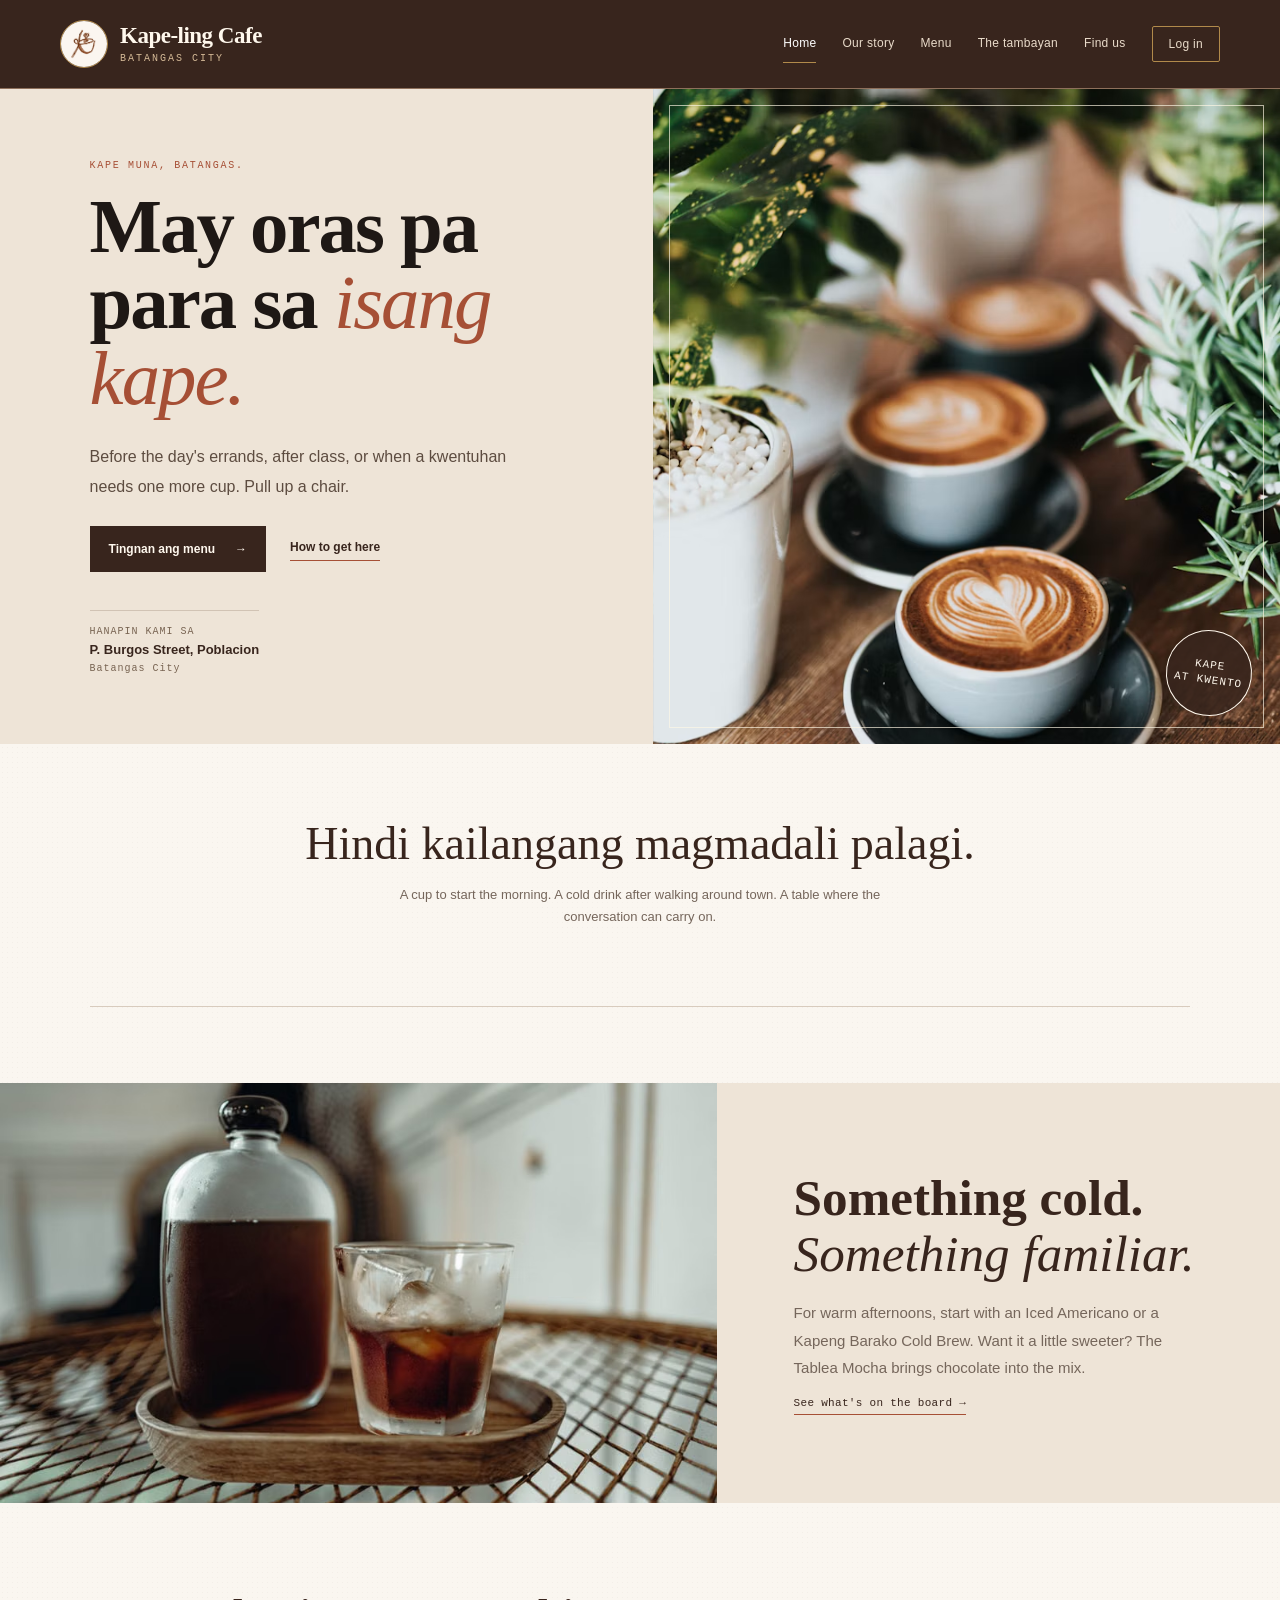
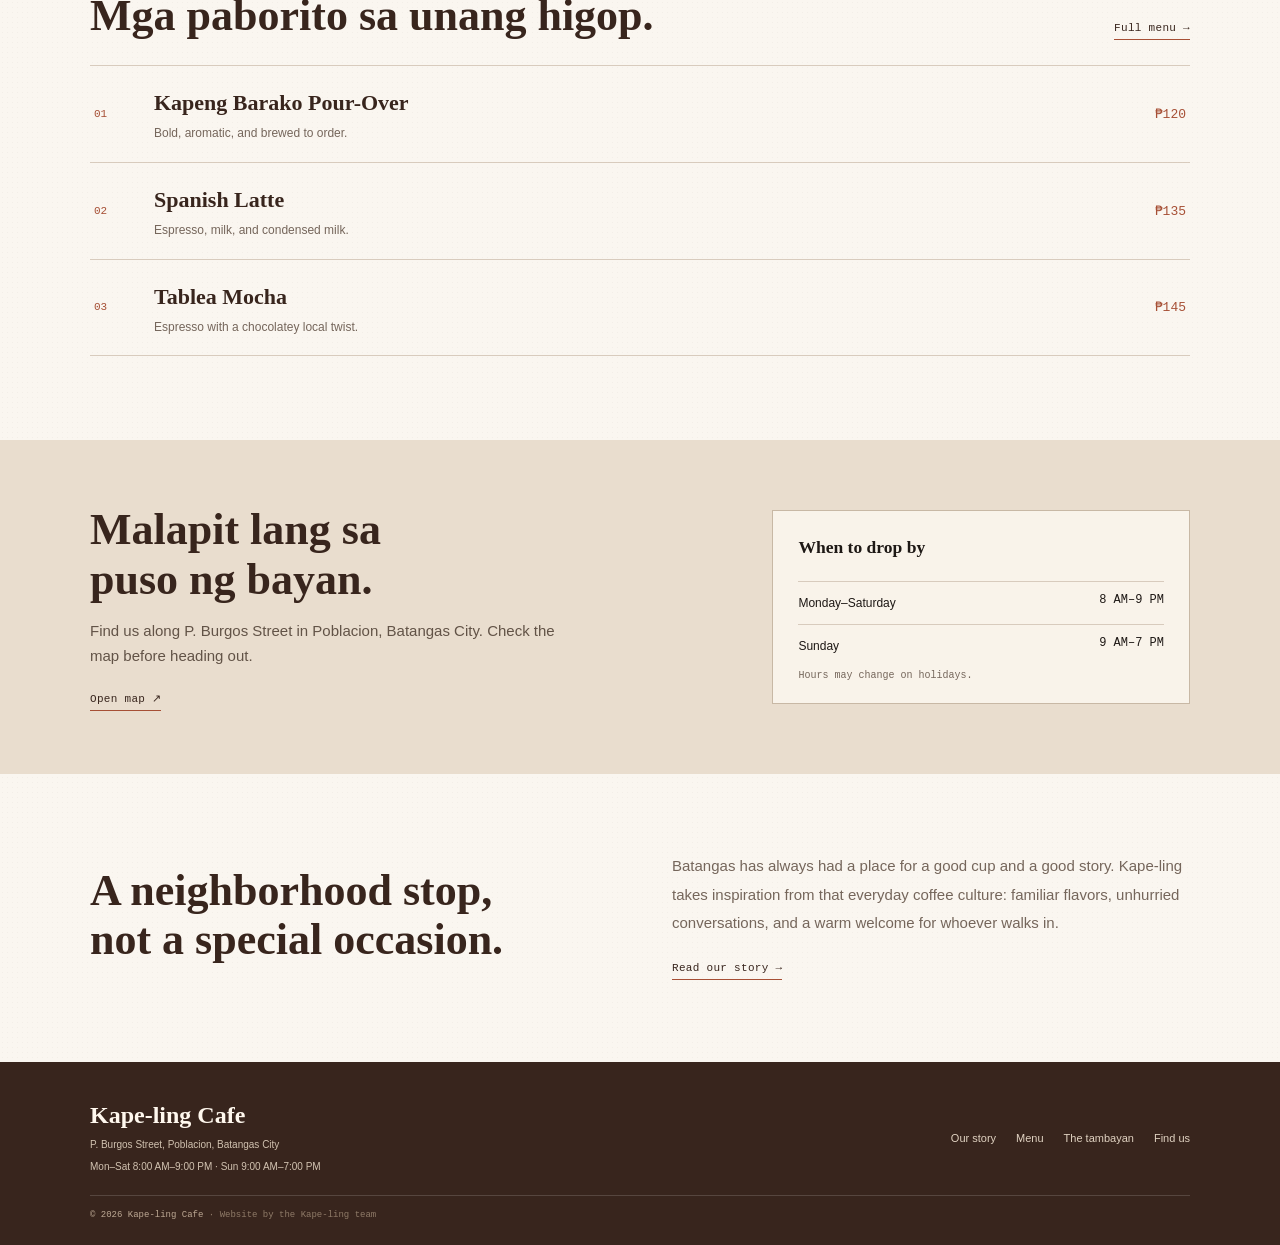
<file: website-files/index.html>
<!DOCTYPE html>
<html lang="en">
<head>
  <meta charset="UTF-8">
  
  <meta name="viewport" content="width=device-width, initial-scale=1.0">
  <meta name="description" content="Coffee, merienda, and a little time well spent at Kape-ling Cafe in Batangas City.">
  <meta name="theme-color" content="#faf6f0">
  <title>Kape-ling Cafe | Batangas City</title>
  
  <link rel="stylesheet" href="/css/style.css">
</head>
<body>
<header class="site-header">
  <div class="header-inner">
    <a class="brand" href="/" aria-label="Kape-ling Cafe home">
      <img class="brand-logo" src="/logo/913414567_2117884672179343_2522890302276756562_n.jpg" alt="">
      <span class="brand-name">Kape-ling Cafe <small>BATANGAS CITY</small></span>
    </a>
    <nav class="main-nav" aria-label="Main navigation">
      <a href="/" aria-current="page">Home</a>
      <a href="/about">Our story</a>
      <a href="/menu">Menu</a>
      <a href="/community">The tambayan</a>
      <a href="/contact">Find us</a>
    <a class="account-nav-button" href="#login-modal">Log in</a></nav>
  </div>
</header>
<main>
  <section class="home-hero">
    <div class="hero-copy">
      <p class="eyebrow">KAPE MUNA, BATANGAS.</p>
      <h1>May oras pa<br>para sa <em>isang kape.</em></h1>
      <p>Before the day's errands, after class, or when a kwentuhan needs one more cup. Pull up a chair.</p>
      <div class="hero-actions"><a class="button button-dark" href="/menu">Tingnan ang menu <span>→</span></a><a class="quiet-link" href="/contact">How to get here</a></div>
      <div class="hero-visit"><span>HANAPIN KAMI SA</span><strong>P. Burgos Street, Poblacion</strong><small>Batangas City</small></div>
    </div>
    <div class="hero-image" role="img" aria-label="Freshly brewed coffee on a cafe counter"><span class="photo-stamp">KAPE<br>AT KWENTO</span></div>
  </section>
  <section class="opening-note section-wrap">
    <p class="opening-quote">Hindi kailangang magmadali palagi.</p>
    <p class="opening-small">A cup to start the morning. A cold drink after walking around town. A table where the conversation can carry on.</p>
  </section>
  <section class="home-feature">
    <div class="feature-photo" role="img" aria-label="A glass of iced coffee"></div>
    <div class="feature-copy">
      <h2>Something cold.<br><em>Something familiar.</em></h2>
      <p>For warm afternoons, start with an Iced Americano or a Kapeng Barako Cold Brew. Want it a little sweeter? The Tablea Mocha brings chocolate into the mix.</p>
      <a class="text-link" href="/menu">See what's on the board →</a>
    </div>
  </section>
  <section class="home-menu section-wrap">
    <div class="section-heading">
      <div><h2>Mga paborito sa unang higop.</h2></div>
      <a class="text-link" href="/menu">Full menu →</a>
    </div>
    <div class="home-menu-list">
      <div class="home-menu-row"><span class="menu-number">01</span><div><h3>Kapeng Barako Pour-Over</h3><p>Bold, aromatic, and brewed to order.</p></div><strong>₱120</strong></div>
      <div class="home-menu-row"><span class="menu-number">02</span><div><h3>Spanish Latte</h3><p>Espresso, milk, and condensed milk.</p></div><strong>₱135</strong></div>
      <div class="home-menu-row"><span class="menu-number">03</span><div><h3>Tablea Mocha</h3><p>Espresso with a chocolatey local twist.</p></div><strong>₱145</strong></div>
    </div>
  </section>
  <section class="visit-strip">
    <div class="section-wrap visit-strip-inner">
      <div><h2>Malapit lang sa<br>puso ng bayan.</h2><p>Find us along P. Burgos Street in Poblacion, Batangas City. Check the map before heading out.</p><a class="text-link" href="https://www.google.com/maps/search/?api=1&query=P.+Burgos+Street%2C+Poblacion%2C+Batangas+City" target="_blank" rel="noopener">Open map ↗</a></div>
      <div class="hours-panel"><h3>When to drop by</h3><p><span>Monday–Saturday</span><strong>8 AM–9 PM</strong></p><p><span>Sunday</span><strong>9 AM–7 PM</strong></p><small>Hours may change on holidays.</small></div>
    </div>
  </section>
  <section class="home-about section-wrap">
    <div><h2>A neighborhood stop, not a special occasion.</h2></div>
    <div><p>Batangas has always had a place for a good cup and a good story. Kape-ling takes inspiration from that everyday coffee culture: familiar flavors, unhurried conversations, and a warm welcome for whoever walks in.</p><a class="text-link" href="/about">Read our story →</a></div>
  </section>
</main><div class="account-modal" id="login-modal"><div class="account-dialog"><a class="modal-close" href="#">×</a><p class="eyebrow">WELCOME TO THE TAMBAYAN</p><h2>Good to have you <em>here.</em></h2><div class="account-tabs"><a class="account-tab active" href="#login-modal">Log in</a><a class="account-tab" href="#signup-modal">Sign up</a></div><form class="account-form"><label>Email address<input type="email" placeholder="you@example.com"></label><label>Password<input type="password" placeholder="Enter your password"></label><button class="button account-submit" type="button">Log in</button></form><p class="account-note">Design preview only. Account sign-in is not connected.</p></div></div><div class="account-modal" id="signup-modal"><div class="account-dialog"><a class="modal-close" href="#">×</a><p class="eyebrow">WELCOME TO THE TAMBAYAN</p><h2>Make yourself <em>at home.</em></h2><div class="account-tabs"><a class="account-tab" href="#login-modal">Log in</a><a class="account-tab active" href="#signup-modal">Sign up</a></div><form class="account-form"><label>Full name<input type="text" placeholder="e.g. Juan Dela Cruz"></label><label>Email address<input type="email" placeholder="you@example.com"></label><label>Password<input type="password" placeholder="Create a password"></label><button class="button account-submit" type="button">Create account</button></form><p class="account-note">Design preview only. Account registration is not connected.</p></div></div>
<footer class="site-footer">
  <div class="footer-inner">
    <div><a class="footer-brand" href="/">Kape-ling Cafe</a><p>P. Burgos Street, Poblacion, Batangas City</p><p>Mon–Sat 8:00 AM–9:00 PM · Sun 9:00 AM–7:00 PM</p></div>
    <div class="footer-links"><a href="/about">Our story</a><a href="/menu">Menu</a><a href="/community">The tambayan</a><a href="/contact">Find us</a></div>
    <small>© 2026 Kape-ling Cafe <span>· Website by the Kape-ling team</span></small>
  </div>
</footer>

</body>
</html>
</file>
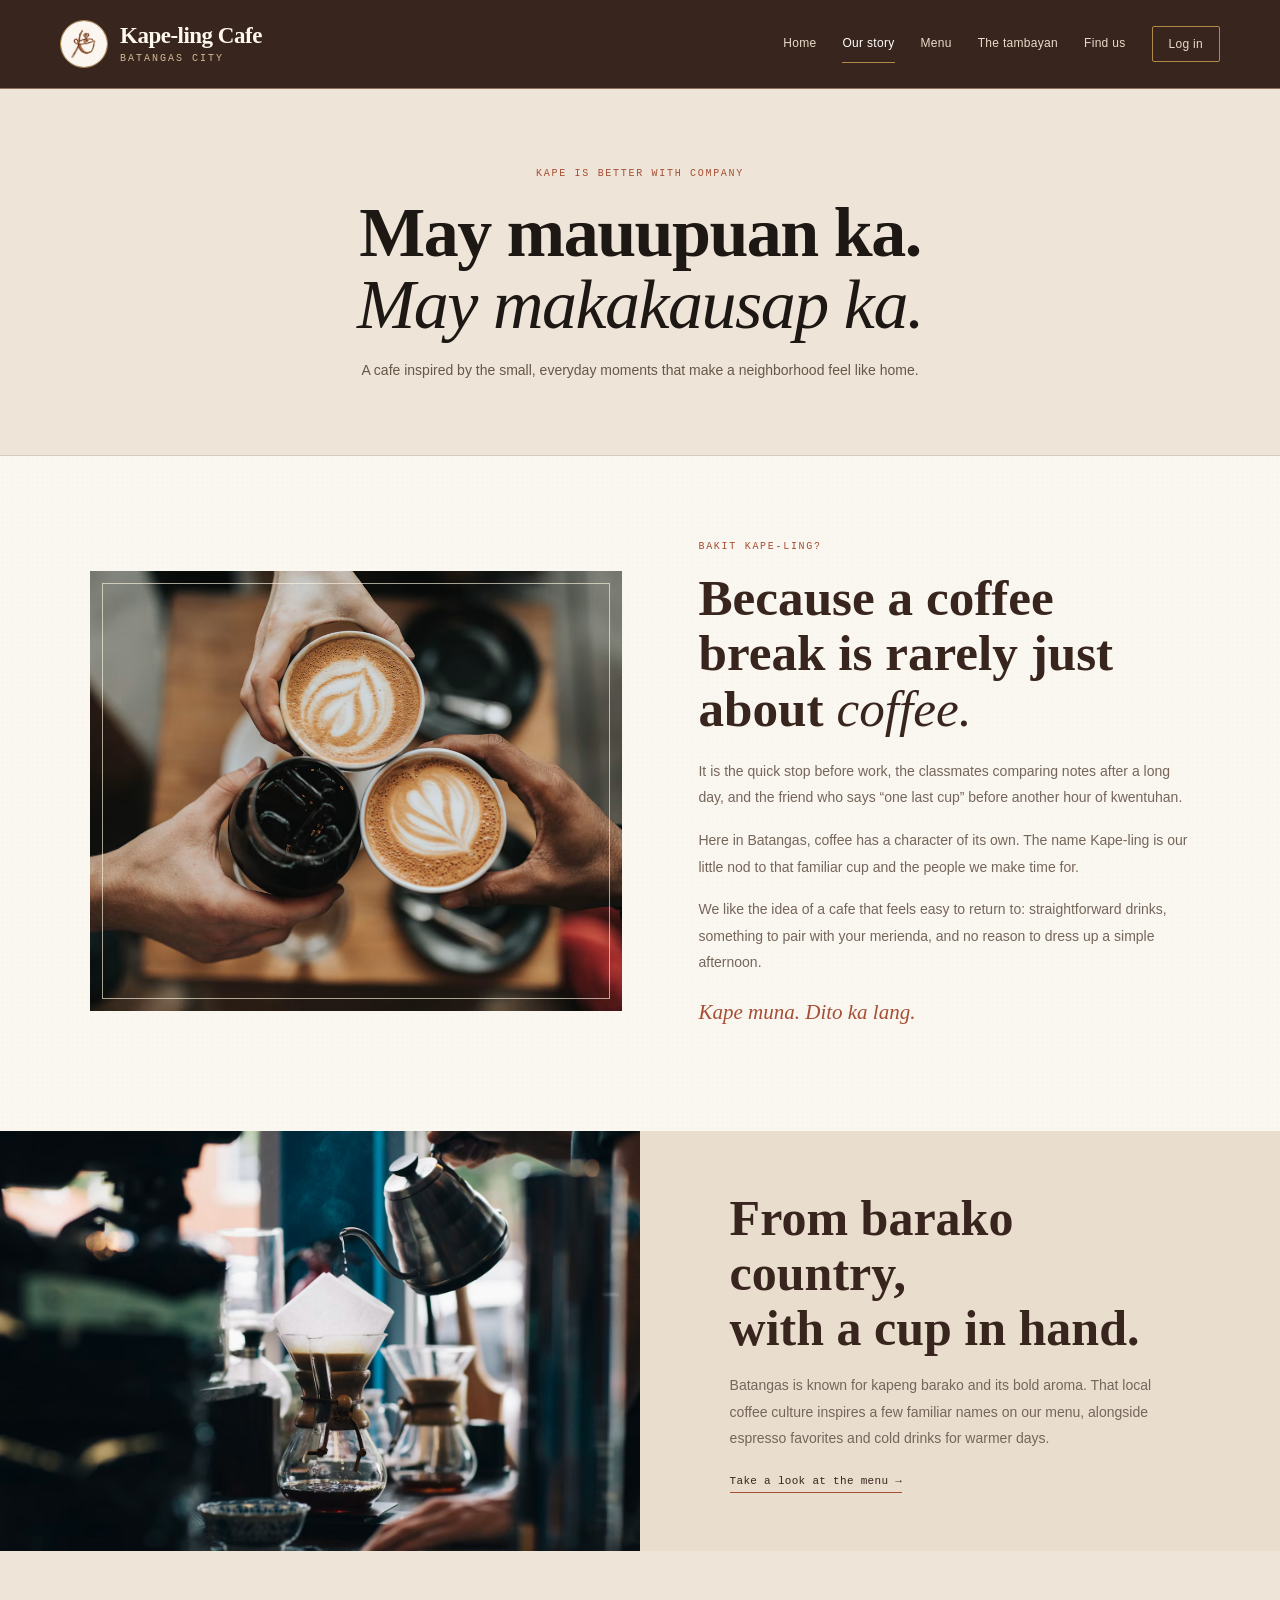
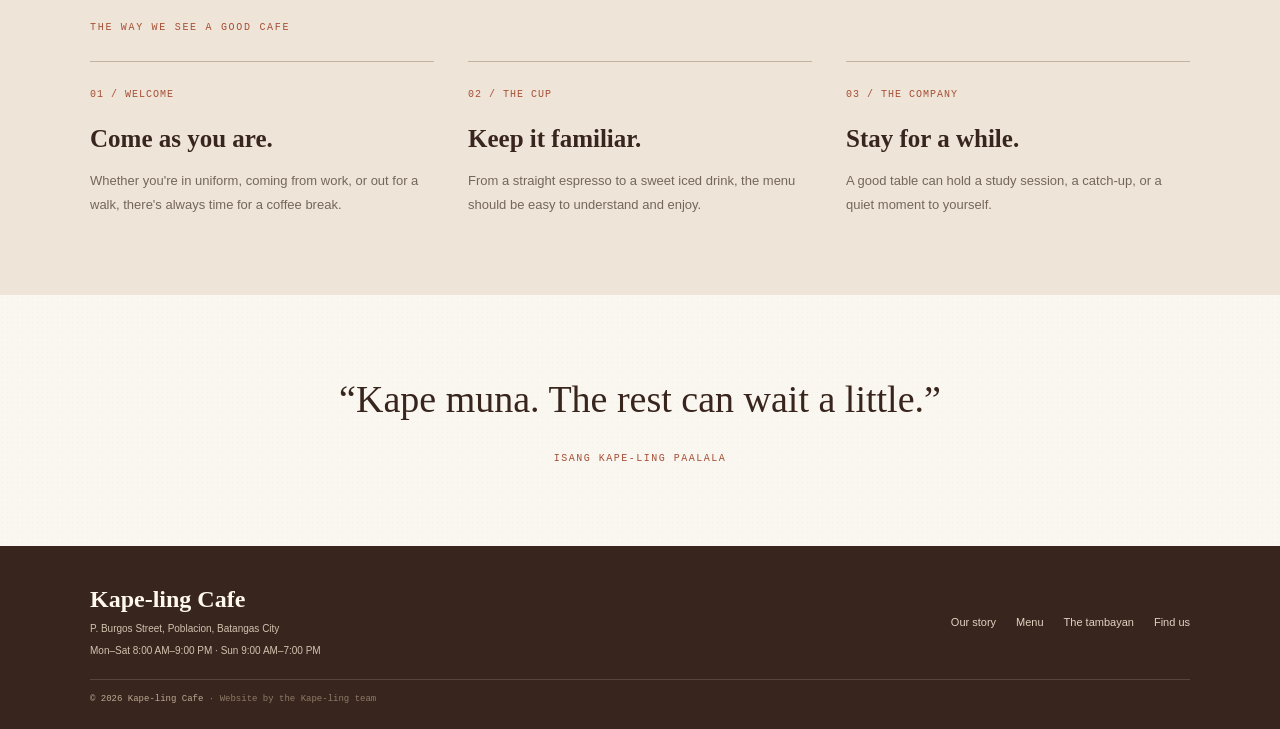
<file: website-files/about.html>
<!DOCTYPE html>
<html lang="en">
<head>
  
  <meta charset="UTF-8"><meta name="viewport" content="width=device-width, initial-scale=1.0">
  <meta name="description" content="The story and spirit behind Kape-ling Cafe in Batangas City.">
  <meta name="theme-color" content="#faf6f0">
  <title>Our Story | Kape-ling Cafe</title>
  
  <link rel="stylesheet" href="/css/style.css">
</head>
<body>
<header class="site-header">
  <div class="header-inner">
    <a class="brand" href="/" aria-label="Kape-ling Cafe home">
      <img class="brand-logo" src="/logo/913414567_2117884672179343_2522890302276756562_n.jpg" alt="">
      <span class="brand-name">Kape-ling Cafe <small>BATANGAS CITY</small></span>
    </a>
    <nav class="main-nav" aria-label="Main navigation">
      <a href="/">Home</a>
      <a href="/about" aria-current="page">Our story</a>
      <a href="/menu">Menu</a>
      <a href="/community">The tambayan</a>
      <a href="/contact">Find us</a>
    <a class="account-nav-button" href="#login-modal">Log in</a></nav>
  </div>
</header>
<main>
  <section class="page-intro story-intro"><p class="eyebrow">KAPE IS BETTER WITH COMPANY</p><h1>May mauupuan ka.<br><em>May makakausap ka.</em></h1><p>A cafe inspired by the small, everyday moments that make a neighborhood feel like home.</p></section>
  <section class="split-story section-wrap">
    <div class="editorial-photo story-photo" role="img" aria-label="Coffee and a quiet table"></div>
    <div class="editorial-copy"><p class="eyebrow">BAKIT KAPE-LING?</p><h2>Because a coffee break is rarely just about <em>coffee.</em></h2>
      <p>It is the quick stop before work, the classmates comparing notes after a long day, and the friend who says “one last cup” before another hour of kwentuhan.</p>
      <p>Here in Batangas, coffee has a character of its own. The name Kape-ling is our little nod to that familiar cup and the people we make time for.</p>
      <p>We like the idea of a cafe that feels easy to return to: straightforward drinks, something to pair with your merienda, and no reason to dress up a simple afternoon.</p>
      <p class="handwritten-note">Kape muna. Dito ka lang.</p>
    </div>
  </section>
  <section class="story-band"><div class="story-band-photo" role="img" aria-label="Coffee being poured into a cup"></div><div class="story-band-copy"><h2>From barako country,<br>with a cup in hand.</h2><p>Batangas is known for kapeng barako and its bold aroma. That local coffee culture inspires a few familiar names on our menu, alongside espresso favorites and cold drinks for warmer days.</p><a class="text-link" href="/menu">Take a look at the menu →</a></div></section>
  <section class="purpose-section"><div class="section-wrap"><p class="eyebrow">THE WAY WE SEE A GOOD CAFE</p><div class="purpose-grid">
    <article><span>01 / WELCOME</span><h2>Come as you are.</h2><p>Whether you're in uniform, coming from work, or out for a walk, there's always time for a coffee break.</p></article>
    <article><span>02 / THE CUP</span><h2>Keep it familiar.</h2><p>From a straight espresso to a sweet iced drink, the menu should be easy to understand and enjoy.</p></article>
    <article><span>03 / THE COMPANY</span><h2>Stay for a while.</h2><p>A good table can hold a study session, a catch-up, or a quiet moment to yourself.</p></article>
  </div></div></section>
  <section class="quote-section section-wrap"><p>“Kape muna. The rest can wait a little.”</p><span>ISANG KAPE-LING PAALALA</span></section>
</main><div class="account-modal" id="login-modal"><div class="account-dialog"><a class="modal-close" href="#">×</a><p class="eyebrow">WELCOME TO THE TAMBAYAN</p><h2>Good to have you <em>here.</em></h2><div class="account-tabs"><a class="account-tab active" href="#login-modal">Log in</a><a class="account-tab" href="#signup-modal">Sign up</a></div><form class="account-form"><label>Email address<input type="email" placeholder="you@example.com"></label><label>Password<input type="password" placeholder="Enter your password"></label><button class="button account-submit" type="button">Log in</button></form><p class="account-note">Design preview only. Account sign-in is not connected.</p></div></div><div class="account-modal" id="signup-modal"><div class="account-dialog"><a class="modal-close" href="#">×</a><p class="eyebrow">WELCOME TO THE TAMBAYAN</p><h2>Make yourself <em>at home.</em></h2><div class="account-tabs"><a class="account-tab" href="#login-modal">Log in</a><a class="account-tab active" href="#signup-modal">Sign up</a></div><form class="account-form"><label>Full name<input type="text" placeholder="e.g. Juan Dela Cruz"></label><label>Email address<input type="email" placeholder="you@example.com"></label><label>Password<input type="password" placeholder="Create a password"></label><button class="button account-submit" type="button">Create account</button></form><p class="account-note">Design preview only. Account registration is not connected.</p></div></div>
<footer class="site-footer"><div class="footer-inner"><div><a class="footer-brand" href="/">Kape-ling Cafe</a><p>P. Burgos Street, Poblacion, Batangas City</p><p>Mon–Sat 8:00 AM–9:00 PM · Sun 9:00 AM–7:00 PM</p></div><div class="footer-links"><a href="/about">Our story</a><a href="/menu">Menu</a><a href="/community">The tambayan</a><a href="/contact">Find us</a></div><small>© 2026 Kape-ling Cafe <span>· Website by the Kape-ling team</span></small></div></footer>

</body>
</html>
</file>
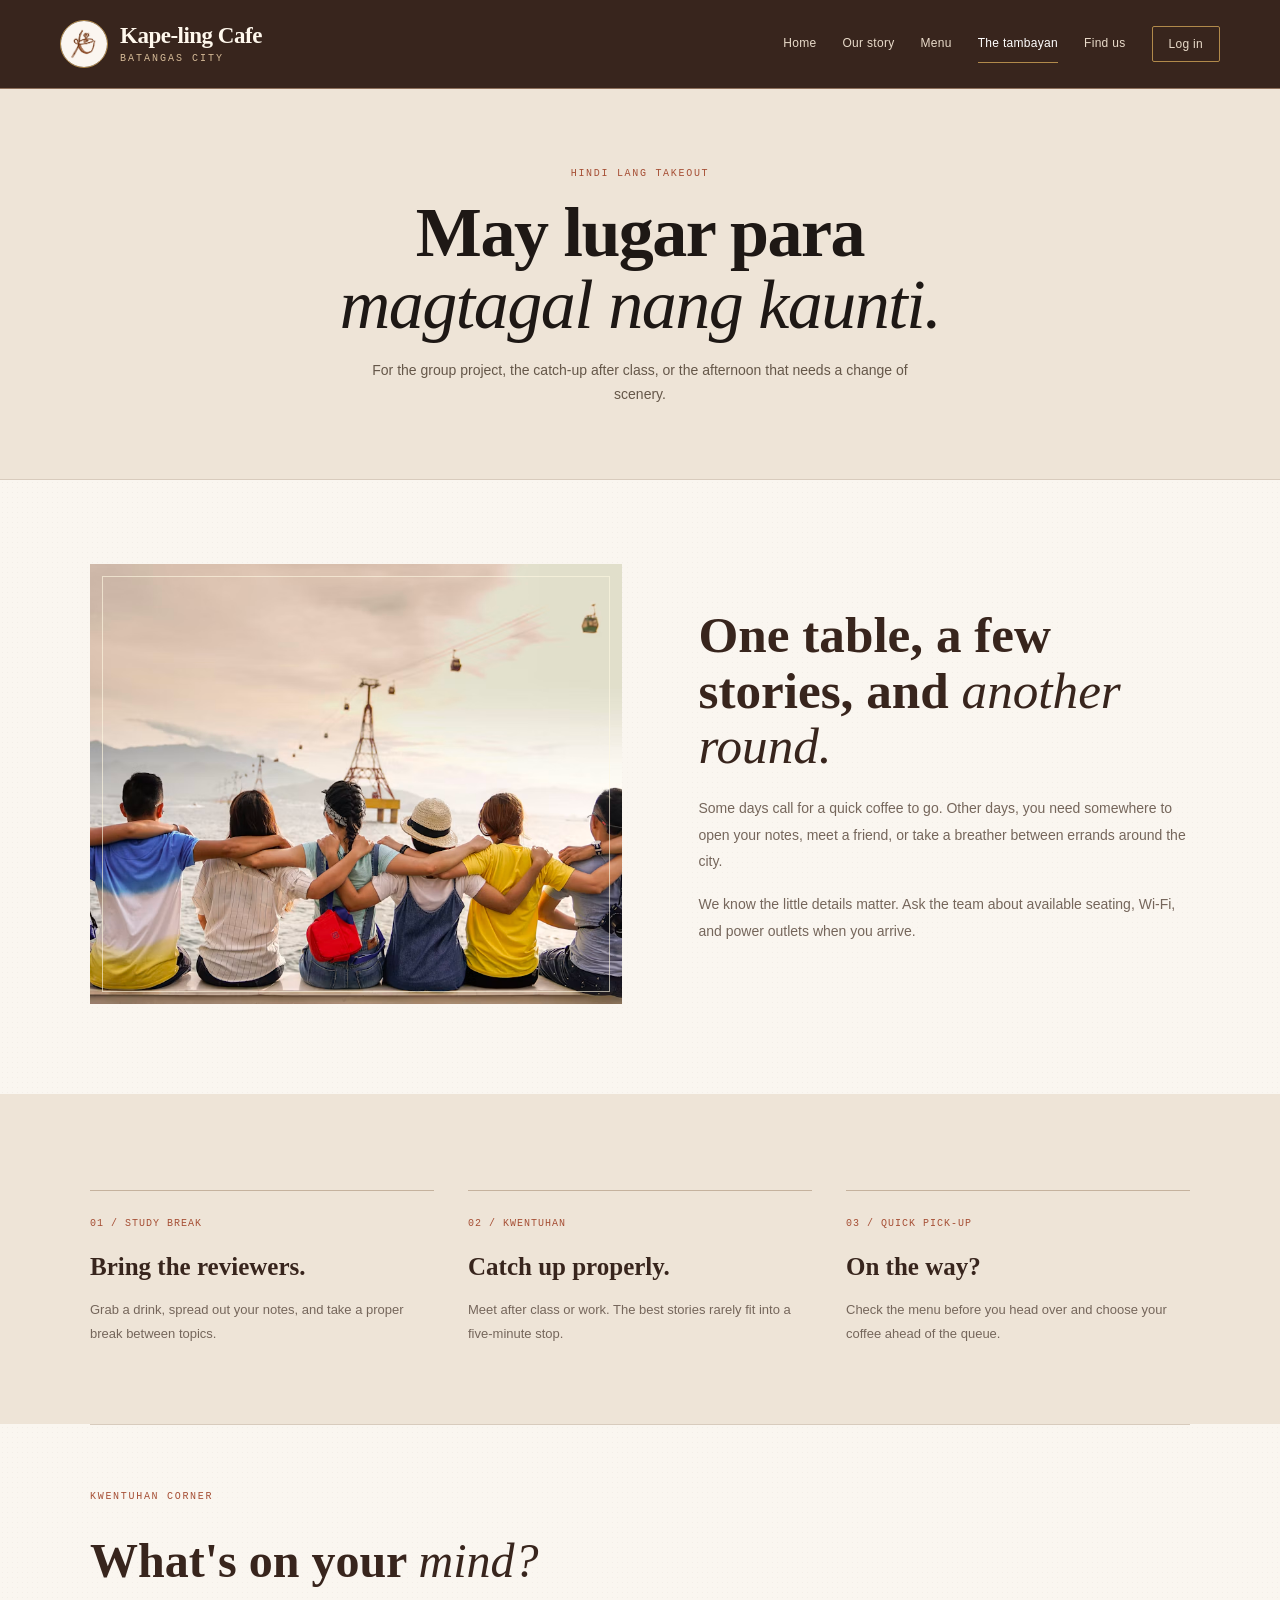
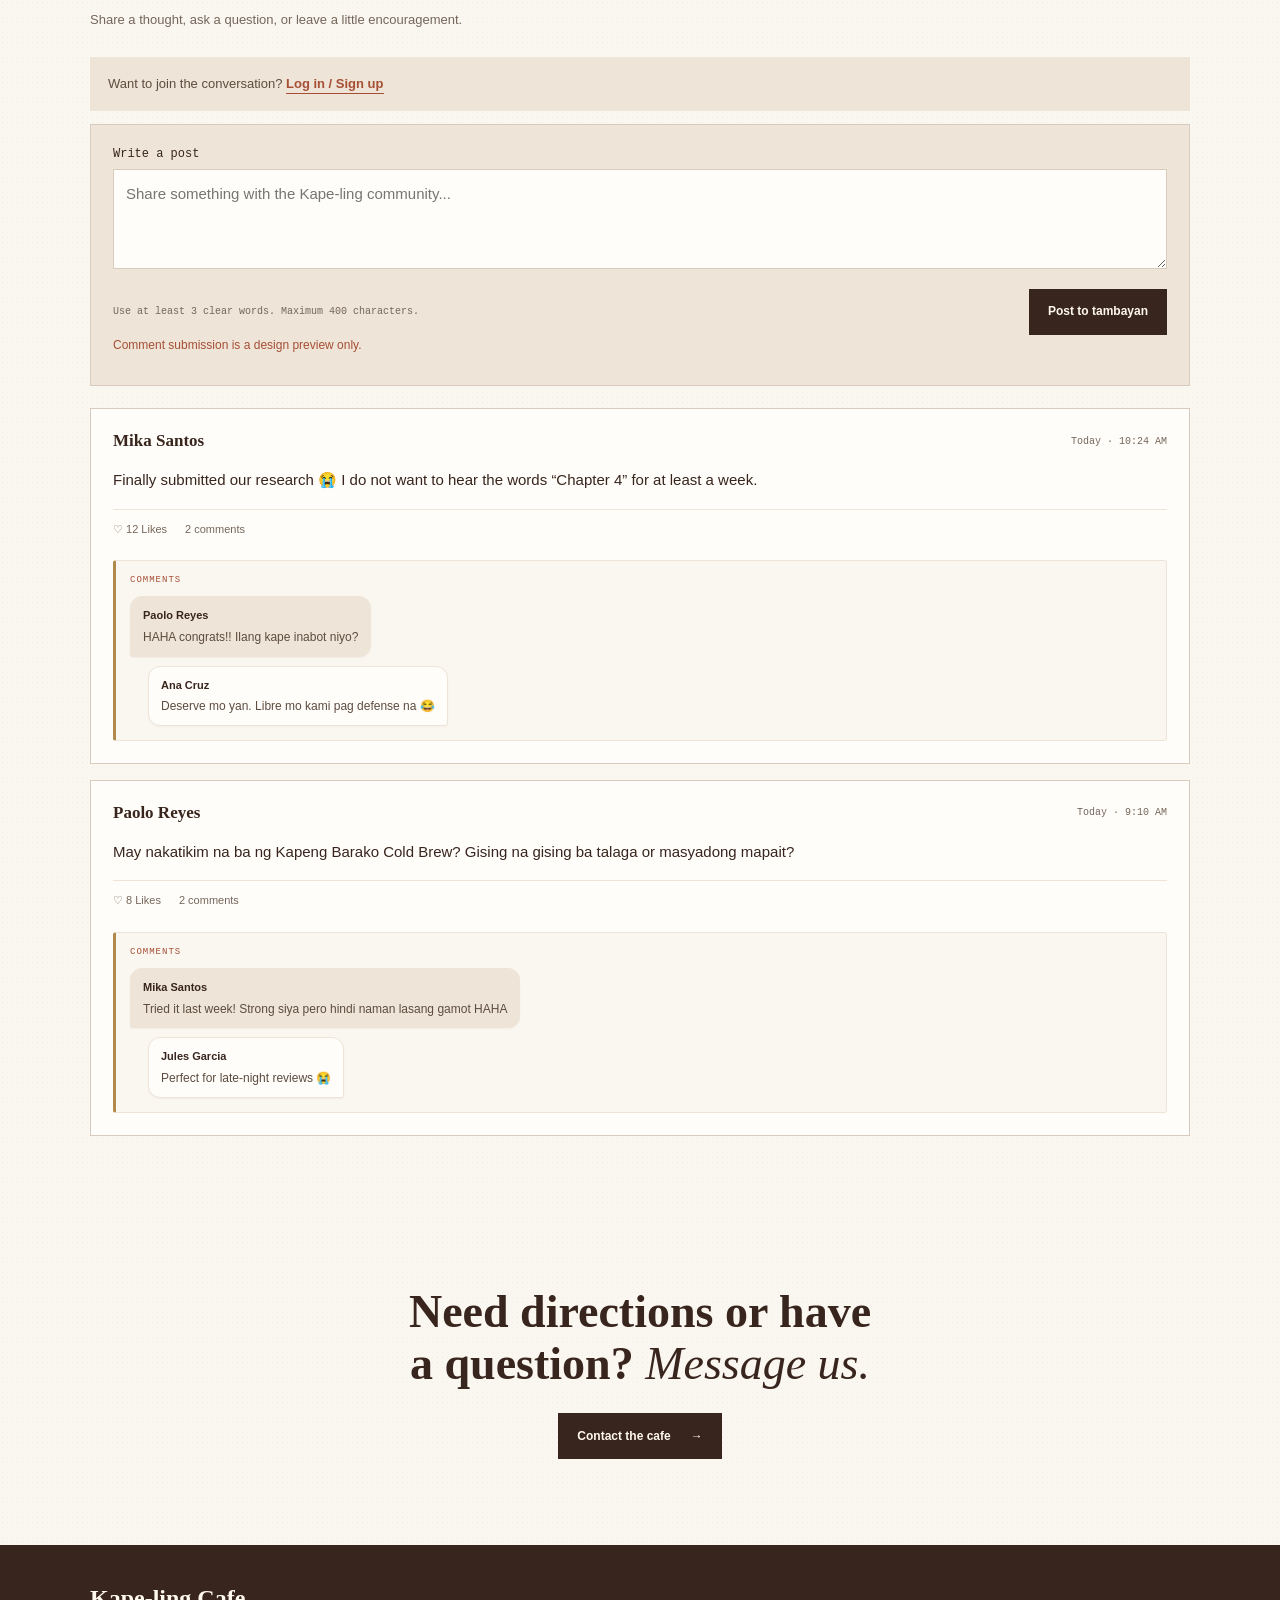
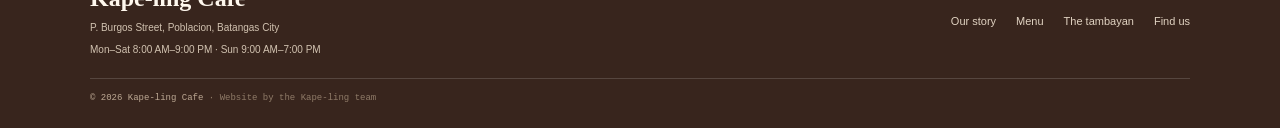
<file: website-files/community.html>
<!DOCTYPE html>
<html lang="en">
<head>
  
  <meta charset="UTF-8"><meta name="viewport" content="width=device-width, initial-scale=1.0">
  <meta name="description" content="A little space for study breaks, meetups, and coffee with friends at Kape-ling Cafe.">
  <meta name="theme-color" content="#faf6f0">
  <title>The Tambayan | Kape-ling Cafe</title>
  
  <link rel="stylesheet" href="/css/style.css">
</head>
<body>
<header class="site-header">
  <div class="header-inner">
    <a class="brand" href="/" aria-label="Kape-ling Cafe home">
      <img class="brand-logo" src="/logo/913414567_2117884672179343_2522890302276756562_n.jpg" alt="">
      <span class="brand-name">Kape-ling Cafe <small>BATANGAS CITY</small></span>
    </a>
    <nav class="main-nav" aria-label="Main navigation">
      <a href="/">Home</a>
      <a href="/about">Our story</a>
      <a href="/menu">Menu</a>
      <a href="/community" aria-current="page">The tambayan</a>
      <a href="/contact">Find us</a>
    <a class="account-nav-button" href="#login-modal">Log in</a></nav>
  </div>
</header>
<main>
  <section class="page-intro"><p class="eyebrow">HINDI LANG TAKEOUT</p><h1>May lugar para<br><em>magtagal nang kaunti.</em></h1><p>For the group project, the catch-up after class, or the afternoon that needs a change of scenery.</p></section>
  <section class="community-intro section-wrap"><div class="community-photo" role="img" aria-label="Coffee and notebooks on a cafe table"></div><div class="editorial-copy"><h2>One table, a few stories, and <em>another round.</em></h2><p>Some days call for a quick coffee to go. Other days, you need somewhere to open your notes, meet a friend, or take a breather between errands around the city.</p><p>We know the little details matter. Ask the team about available seating, Wi-Fi, and power outlets when you arrive.</p></div></section>
  <section class="community-details"><div class="section-wrap"><div class="purpose-grid">
    <article><span>01 / STUDY BREAK</span><h2>Bring the reviewers.</h2><p>Grab a drink, spread out your notes, and take a proper break between topics.</p></article>
    <article><span>02 / KWENTUHAN</span><h2>Catch up properly.</h2><p>Meet after class or work. The best stories rarely fit into a five-minute stop.</p></article>
    <article><span>03 / QUICK PICK-UP</span><h2>On the way?</h2><p>Check the menu before you head over and choose your coffee ahead of the queue.</p></article>
  </div></div></section>
  <section class="tambayan-board section-wrap">
    <div class="tambayan-heading">
      <p class="eyebrow">KWENTUHAN CORNER</p>
      <h2>What's on your <em>mind?</em></h2>
      <p>Share a thought, ask a question, or leave a little encouragement.</p>
    </div>
    <p class="community-login-prompt">Want to join the conversation? <a class="text-button" href="#login-modal">Log in / Sign up</a></p>
    <form class="community-post-form">
      <label for="community-post">Write a post</label>
      <textarea id="community-post" rows="3" maxlength="400" placeholder="Share something with the Kape-ling community..."></textarea>
      <div class="post-form-bottom"><small>Use at least 3 clear words. Maximum 400 characters.</small><button class="button" type="button">Post to tambayan</button></div>
      <p class="form-feedback">Comment submission is a design preview only.</p>
    </form>
    <div class="community-feed"><article class="community-post"><div class="post-author"><strong>Mika Santos</strong><small>Today · 10:24 AM</small></div><p class="post-content">Finally submitted our research 😭 I do not want to hear the words “Chapter 4” for at least a week.</p><div class="post-actions"><span>♡ 12 Likes</span><span>2 comments</span></div><div class="post-comments"><span class="comments-heading">COMMENTS</span><div class="comment-line"><strong>Paolo Reyes</strong><p>HAHA congrats!! Ilang kape inabot niyo?</p></div><div class="comment-line"><strong>Ana Cruz</strong><p>Deserve mo yan. Libre mo kami pag defense na 😂</p></div></div></article><article class="community-post"><div class="post-author"><strong>Paolo Reyes</strong><small>Today · 9:10 AM</small></div><p class="post-content">May nakatikim na ba ng Kapeng Barako Cold Brew? Gising na gising ba talaga or masyadong mapait?</p><div class="post-actions"><span>♡ 8 Likes</span><span>2 comments</span></div><div class="post-comments"><span class="comments-heading">COMMENTS</span><div class="comment-line"><strong>Mika Santos</strong><p>Tried it last week! Strong siya pero hindi naman lasang gamot HAHA</p></div><div class="comment-line"><strong>Jules Garcia</strong><p>Perfect for late-night reviews 😭</p></div></div></article></div>
  </section>
  <section class="community-bottom section-wrap"><h2>Need directions or have<br>a question? <em>Message us.</em></h2><a class="button button-dark" href="/contact">Contact the cafe <span>→</span></a></section>
</main><div class="account-modal" id="login-modal"><div class="account-dialog"><a class="modal-close" href="#">×</a><p class="eyebrow">WELCOME TO THE TAMBAYAN</p><h2>Good to have you <em>here.</em></h2><div class="account-tabs"><a class="account-tab active" href="#login-modal">Log in</a><a class="account-tab" href="#signup-modal">Sign up</a></div><form class="account-form"><label>Email address<input type="email" placeholder="you@example.com"></label><label>Password<input type="password" placeholder="Enter your password"></label><button class="button account-submit" type="button">Log in</button></form><p class="account-note">Design preview only. Account sign-in is not connected.</p></div></div><div class="account-modal" id="signup-modal"><div class="account-dialog"><a class="modal-close" href="#">×</a><p class="eyebrow">WELCOME TO THE TAMBAYAN</p><h2>Make yourself <em>at home.</em></h2><div class="account-tabs"><a class="account-tab" href="#login-modal">Log in</a><a class="account-tab active" href="#signup-modal">Sign up</a></div><form class="account-form"><label>Full name<input type="text" placeholder="e.g. Juan Dela Cruz"></label><label>Email address<input type="email" placeholder="you@example.com"></label><label>Password<input type="password" placeholder="Create a password"></label><button class="button account-submit" type="button">Create account</button></form><p class="account-note">Design preview only. Account registration is not connected.</p></div></div>
<footer class="site-footer"><div class="footer-inner"><div><a class="footer-brand" href="/">Kape-ling Cafe</a><p>P. Burgos Street, Poblacion, Batangas City</p><p>Mon–Sat 8:00 AM–9:00 PM · Sun 9:00 AM–7:00 PM</p></div><div class="footer-links"><a href="/about">Our story</a><a href="/menu">Menu</a><a href="/community">The tambayan</a><a href="/contact">Find us</a></div><small>© 2026 Kape-ling Cafe <span>· Website by the Kape-ling team</span></small></div></footer>

</body>
</html>
</file>
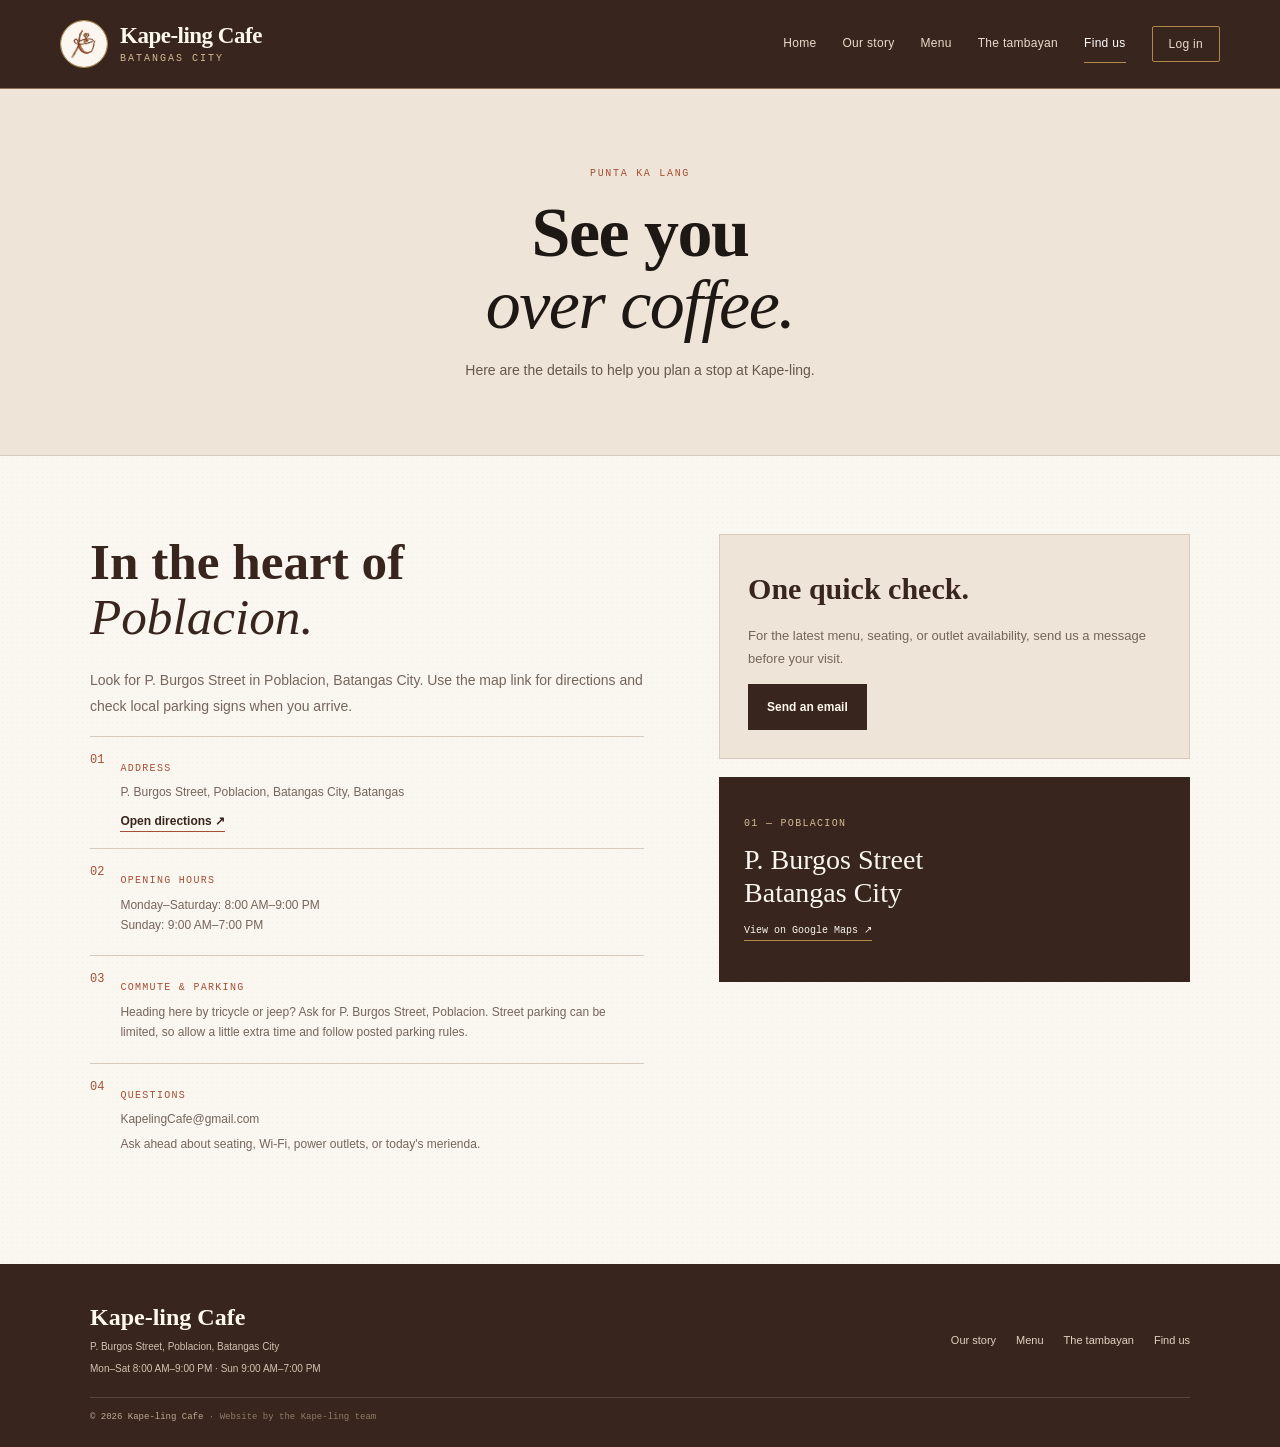
<file: website-files/contact.html>
<!DOCTYPE html>
<html lang="en">
<head>
  
  <meta charset="UTF-8"><meta name="viewport" content="width=device-width, initial-scale=1.0">
  <meta name="description" content="Find Kape-ling Cafe in Poblacion, Batangas City, and get in touch.">
  <meta name="theme-color" content="#faf6f0">
  <title>Find Us | Kape-ling Cafe</title>
  
  <link rel="stylesheet" href="/css/style.css">
</head>
<body>
<header class="site-header">
  <div class="header-inner">
    <a class="brand" href="/" aria-label="Kape-ling Cafe home">
      <img class="brand-logo" src="/logo/913414567_2117884672179343_2522890302276756562_n.jpg" alt="">
      <span class="brand-name">Kape-ling Cafe <small>BATANGAS CITY</small></span>
    </a>
    <nav class="main-nav" aria-label="Main navigation">
      <a href="/">Home</a>
      <a href="/about">Our story</a>
      <a href="/menu">Menu</a>
      <a href="/community">The tambayan</a>
      <a href="/contact" aria-current="page">Find us</a>
    <a class="account-nav-button" href="#login-modal">Log in</a></nav>
  </div>
</header>
<main>
  <section class="page-intro"><p class="eyebrow">PUNTA KA LANG</p><h1>See you<br><em>over coffee.</em></h1><p>Here are the details to help you plan a stop at Kape-ling.</p></section>
  <section class="contact-layout section-wrap">
    <div class="contact-copy"><h2>In the heart of<br><em>Poblacion.</em></h2><p>Look for P. Burgos Street in Poblacion, Batangas City. Use the map link for directions and check local parking signs when you arrive.</p>
      <div class="contact-detail"><span>01</span><div><small>ADDRESS</small><p>P. Burgos Street, Poblacion, Batangas City, Batangas</p><a class="inline-link" href="https://www.google.com/maps/search/?api=1&query=P.+Burgos+Street%2C+Poblacion%2C+Batangas+City" target="_blank" rel="noopener">Open directions ↗</a></div></div>
      <div class="contact-detail"><span>02</span><div><small>OPENING HOURS</small><p>Monday–Saturday: 8:00 AM–9:00 PM<br>Sunday: 9:00 AM–7:00 PM</p></div></div>
      <div class="contact-detail"><span>03</span><div><small>COMMUTE & PARKING</small><p>Heading here by tricycle or jeep? Ask for P. Burgos Street, Poblacion. Street parking can be limited, so allow a little extra time and follow posted parking rules.</p></div></div>
      <div class="contact-detail"><span>04</span><div><small>QUESTIONS</small><p><a href="mailto:KapelingCafe@gmail.com">KapelingCafe@gmail.com</a></p><p>Ask ahead about seating, Wi-Fi, power outlets, or today's merienda.</p></div></div>
    </div>
    <div class="contact-side"><div class="contact-note"><h3>One quick check.</h3><p>For the latest menu, seating, or outlet availability, send us a message before your visit.</p><a class="button button-dark" href="mailto:KapelingCafe@gmail.com?subject=Hello%20Kape-ling%20Cafe">Send an email</a></div><div class="contact-map"><span>01 — POBLACION</span><p>P. Burgos Street<br>Batangas City</p><a href="https://www.google.com/maps/search/?api=1&query=P.+Burgos+Street%2C+Poblacion%2C+Batangas+City" target="_blank" rel="noopener">View on Google Maps ↗</a></div></div>
  </section>
</main><div class="account-modal" id="login-modal"><div class="account-dialog"><a class="modal-close" href="#">×</a><p class="eyebrow">WELCOME TO THE TAMBAYAN</p><h2>Good to have you <em>here.</em></h2><div class="account-tabs"><a class="account-tab active" href="#login-modal">Log in</a><a class="account-tab" href="#signup-modal">Sign up</a></div><form class="account-form"><label>Email address<input type="email" placeholder="you@example.com"></label><label>Password<input type="password" placeholder="Enter your password"></label><button class="button account-submit" type="button">Log in</button></form><p class="account-note">Design preview only. Account sign-in is not connected.</p></div></div><div class="account-modal" id="signup-modal"><div class="account-dialog"><a class="modal-close" href="#">×</a><p class="eyebrow">WELCOME TO THE TAMBAYAN</p><h2>Make yourself <em>at home.</em></h2><div class="account-tabs"><a class="account-tab" href="#login-modal">Log in</a><a class="account-tab active" href="#signup-modal">Sign up</a></div><form class="account-form"><label>Full name<input type="text" placeholder="e.g. Juan Dela Cruz"></label><label>Email address<input type="email" placeholder="you@example.com"></label><label>Password<input type="password" placeholder="Create a password"></label><button class="button account-submit" type="button">Create account</button></form><p class="account-note">Design preview only. Account registration is not connected.</p></div></div>
<footer class="site-footer"><div class="footer-inner"><div><a class="footer-brand" href="/">Kape-ling Cafe</a><p>P. Burgos Street, Poblacion, Batangas City</p><p>Mon–Sat 8:00 AM–9:00 PM · Sun 9:00 AM–7:00 PM</p></div><div class="footer-links"><a href="/about">Our story</a><a href="/menu">Menu</a><a href="/community">The tambayan</a><a href="/contact">Find us</a></div><small>© 2026 Kape-ling Cafe <span>· Website by the Kape-ling team</span></small></div></footer>

</body>
</html>
</file>
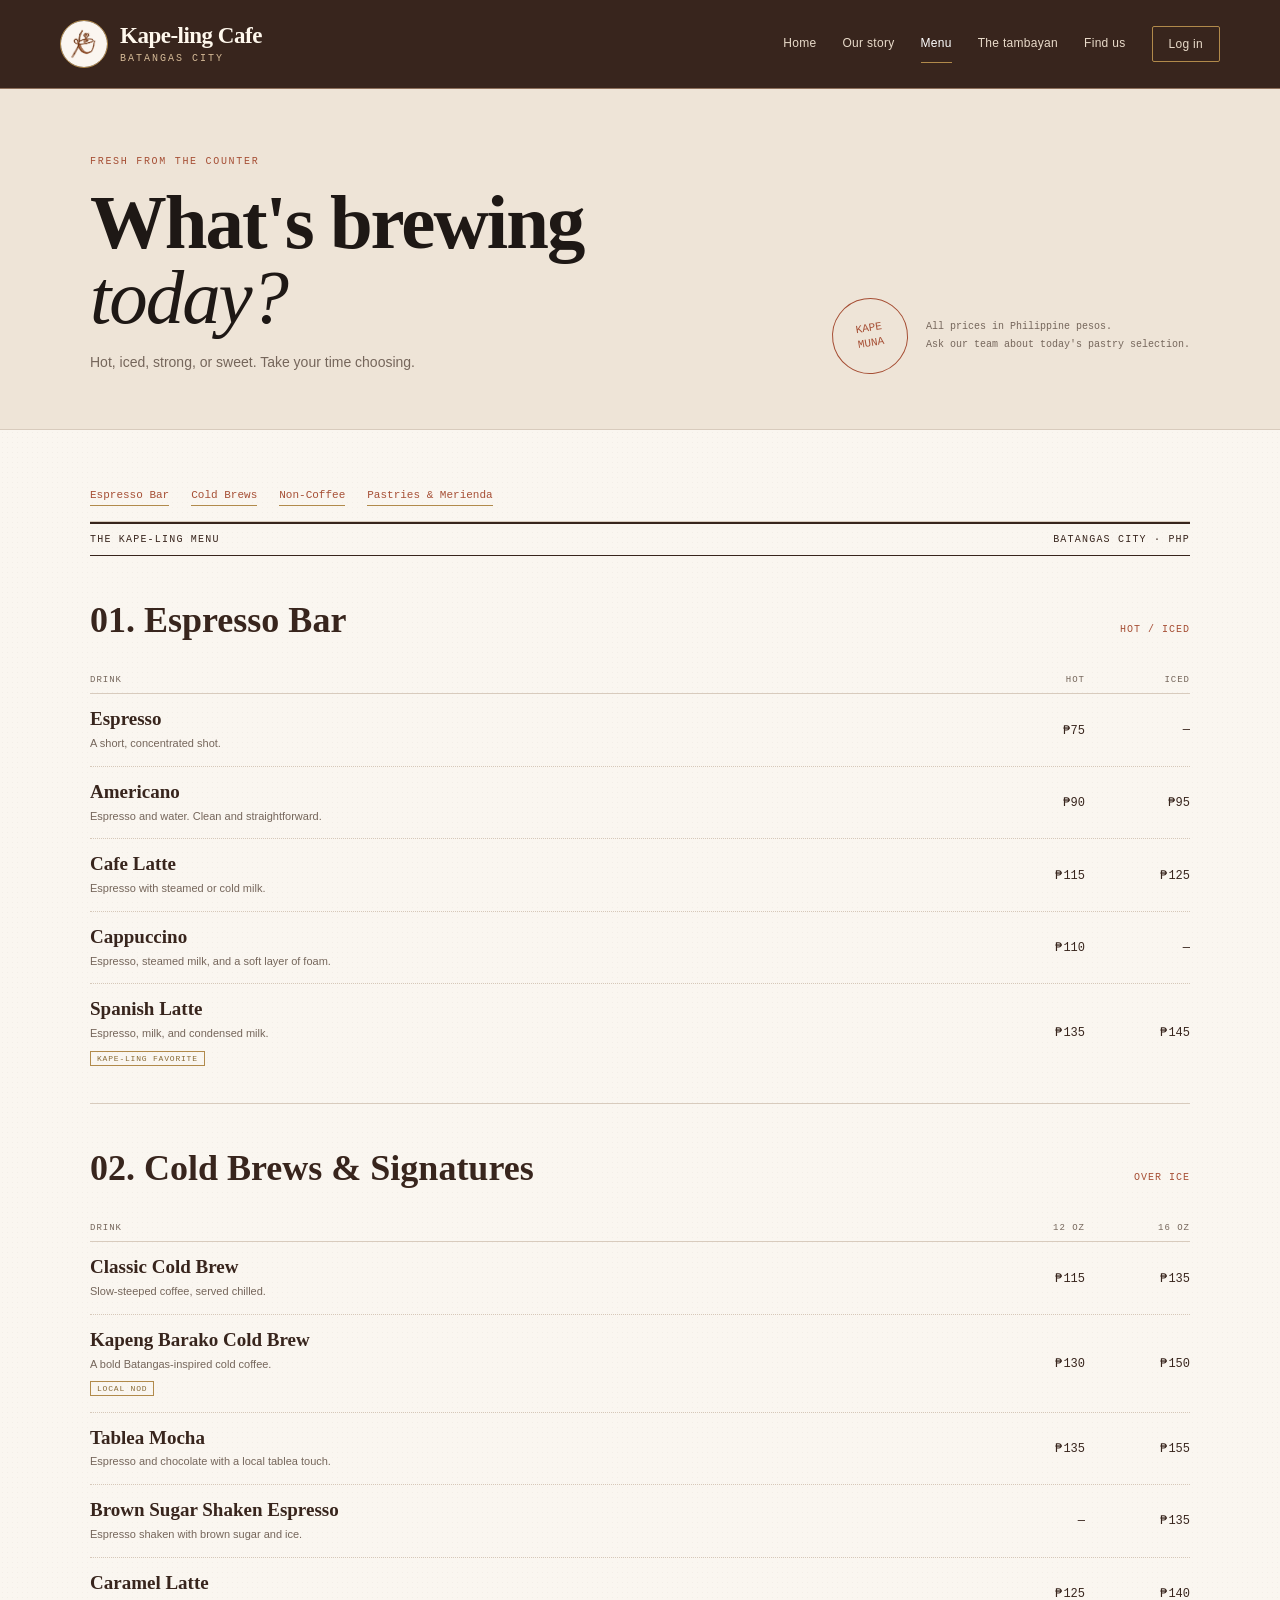
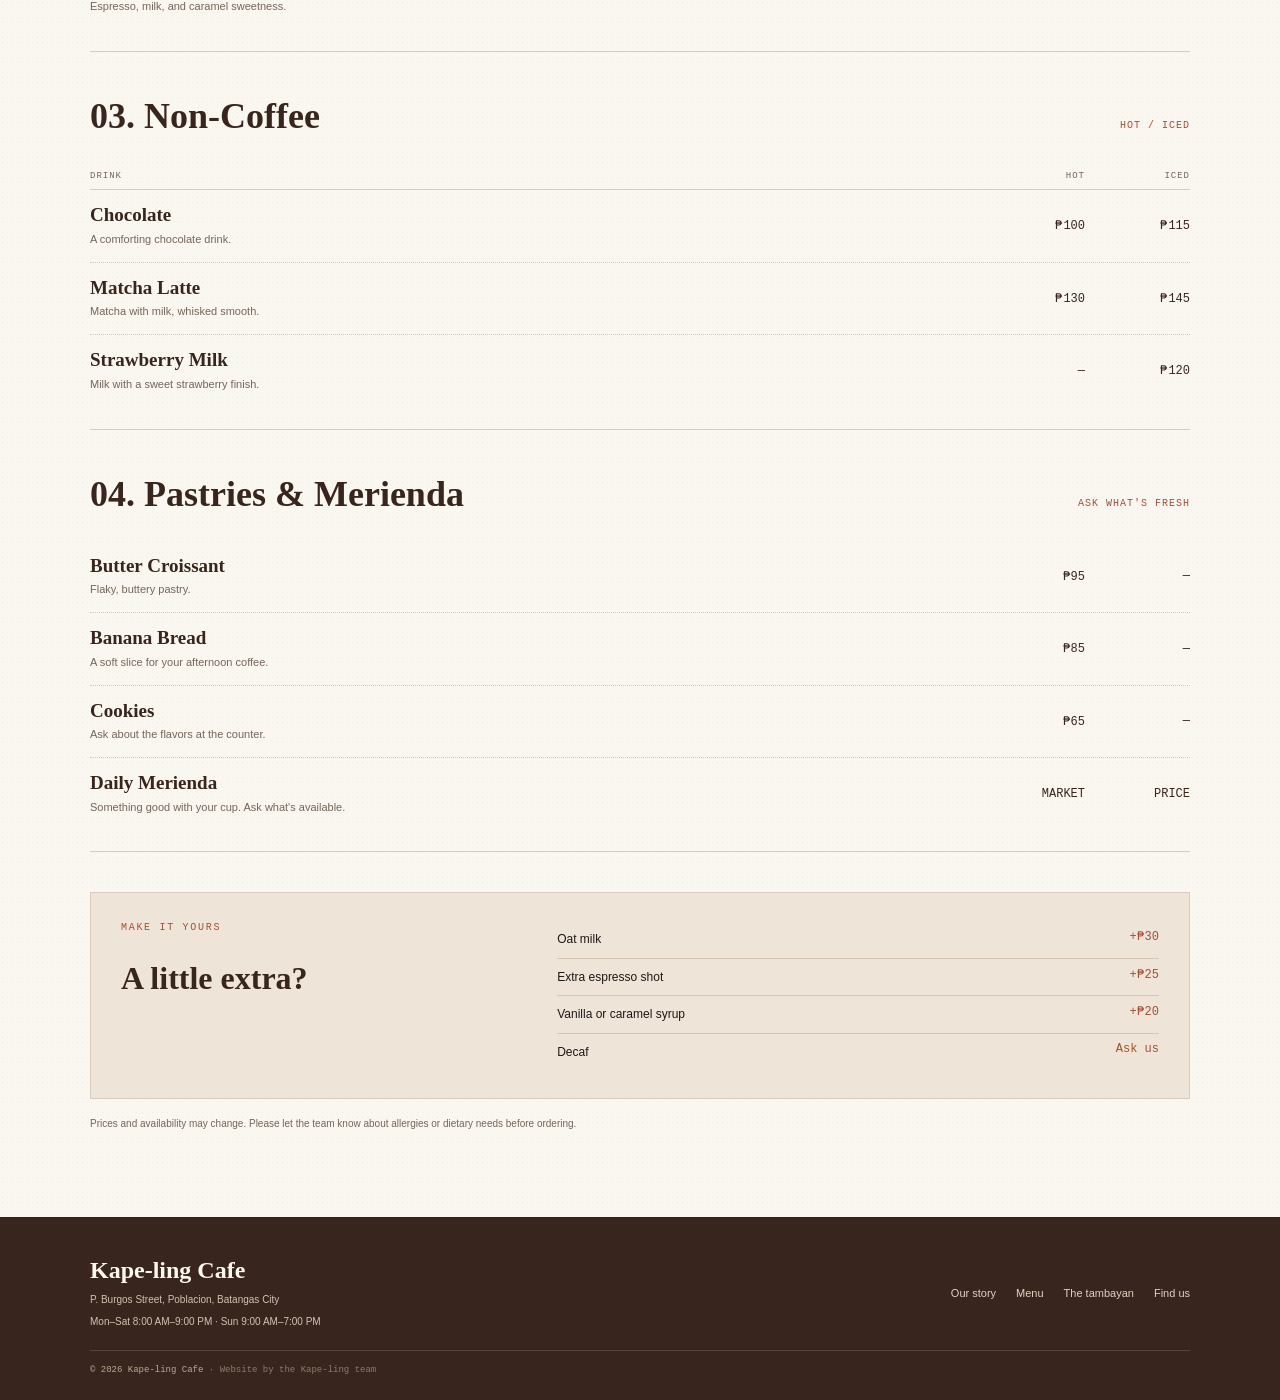
<file: website-files/menu.html>
<!DOCTYPE html>
<html lang="en">
<head>
  
  <meta charset="UTF-8"><meta name="viewport" content="width=device-width, initial-scale=1.0">
  <meta name="description" content="Coffee, cold brews, non-coffee drinks, and merienda at Kape-ling Cafe.">
  <meta name="theme-color" content="#faf6f0">
  <title>Menu | Kape-ling Cafe</title>
  
  <link rel="stylesheet" href="/css/style.css?v=6">
</head>
<body>
<header class="site-header">
  <div class="header-inner">
    <a class="brand" href="/" aria-label="Kape-ling Cafe home">
      <img class="brand-logo" src="/logo/913414567_2117884672179343_2522890302276756562_n.jpg" alt="">
      <span class="brand-name">Kape-ling Cafe <small>BATANGAS CITY</small></span>
    </a>
    <nav class="main-nav" aria-label="Main navigation">
      <a href="/">Home</a>
      <a href="/about">Our story</a>
      <a href="/menu" aria-current="page">Menu</a>
      <a href="/community">The tambayan</a>
      <a href="/contact">Find us</a>
    <a class="account-nav-button" href="#login-modal">Log in</a></nav>
  </div>
</header>
<main>
  <section class="menu-masthead"><div><p class="eyebrow">FRESH FROM THE COUNTER</p><h1>What's brewing<br><em>today?</em></h1><p>Hot, iced, strong, or sweet. Take your time choosing.</p></div><div class="menu-masthead-note"><span class="round-stamp">KAPE<br>MUNA</span><p>All prices in Philippine pesos.<br>Ask our team about today's pastry selection.</p></div></section>
  <section class="menu-board section-wrap">
    <nav class="menu-jump-links" aria-label="Menu categories"><a href="#espresso">Espresso Bar</a><a href="#cold-brews">Cold Brews</a><a href="#non-coffee">Non-Coffee</a><a href="#merienda">Pastries &amp; Merienda</a></nav><div class="board-topline"><span>THE KAPE-LING MENU</span><span>BATANGAS CITY · PHP</span></div>
    <div class="menu-category" id="espresso">
      <div class="category-heading"><h2>01. Espresso Bar</h2><span>HOT / ICED</span></div>
      <div class="price-head"><span>DRINK</span><span>HOT</span><span>ICED</span></div>
      <div class="price-row"><div><h3>Espresso</h3><p>A short, concentrated shot.</p></div><div class="menu-photo-preview"><img src="/images/photo-1461023058943-07fcbe16d735.avif" alt="Espresso"><span>Espresso</span></div><b>₱75</b><b>—</b></div>
      <div class="price-row"><div><h3>Americano</h3><p>Espresso and water. Clean and straightforward.</p></div><div class="menu-photo-preview"><img src="/images/photo-1517701550927-30cf4ba1dba5.avif" alt="Americano"><span>Americano</span></div><b>₱90</b><b>₱95</b></div>
      <div class="price-row"><div><h3>Cafe Latte</h3><p>Espresso with steamed or cold milk.</p></div><div class="menu-photo-preview"><img src="/images/photo-1570968915860-54d5c301fa9f.avif" alt="Cafe Latte"><span>Cafe Latte</span></div><b>₱115</b><b>₱125</b></div>
      <div class="price-row"><div><h3>Cappuccino</h3><p>Espresso, steamed milk, and a soft layer of foam.</p></div><div class="menu-photo-preview"><img src="/images/photo-1498804103079-a6351b050096.avif" alt="Cappuccino"><span>Cappuccino</span></div><b>₱110</b><b>—</b></div>
      <div class="price-row"><div><h3>Spanish Latte</h3><p>Espresso, milk, and condensed milk.</p><span class="menu-tag">KAPE-LING FAVORITE</span></div><div class="menu-photo-preview"><img src="/images/photo-1517701604599-bb29b565090c.avif" alt="Spanish Latte"><span>Spanish Latte</span></div><b>₱135</b><b>₱145</b></div>
    </div>
    <div class="menu-category" id="cold-brews">
      <div class="category-heading"><h2>02. Cold Brews & Signatures</h2><span>OVER ICE</span></div>
      <div class="price-head"><span>DRINK</span><span>12 OZ</span><span>16 OZ</span></div>
      <div class="price-row"><div><h3>Classic Cold Brew</h3><p>Slow-steeped coffee, served chilled.</p></div><div class="menu-photo-preview"><img src="/images/photo-1509042239860-f550ce710b93.avif" alt="Classic Cold Brew"><span>Classic Cold Brew</span></div><b>₱115</b><b>₱135</b></div>
      <div class="price-row"><div><h3>Kapeng Barako Cold Brew</h3><p>A bold Batangas-inspired cold coffee.</p><span class="menu-tag">LOCAL NOD</span></div><div class="menu-photo-preview"><img src="/images/photo-1495474472287-4d71bcdd2085.avif" alt="Kapeng Barako Cold Brew"><span>Kapeng Barako Cold Brew</span></div><b>₱130</b><b>₱150</b></div>
      <div class="price-row"><div><h3>Tablea Mocha</h3><p>Espresso and chocolate with a local tablea touch.</p></div><div class="menu-photo-preview"><img src="/images/pexels-photo-13549430.avif" alt="Tablea Mocha"><span>Tablea Mocha</span></div><b>₱135</b><b>₱155</b></div>
      <div class="price-row"><div><h3>Brown Sugar Shaken Espresso</h3><p>Espresso shaken with brown sugar and ice.</p></div><div class="menu-photo-preview"><img src="/images/pexels-photo-14407580.avif" alt="Brown Sugar Shaken Espresso"><span>Brown Sugar Shaken Espresso</span></div><b>—</b><b>₱135</b></div>
      <div class="price-row"><div><h3>Caramel Latte</h3><p>Espresso, milk, and caramel sweetness.</p></div><div class="menu-photo-preview"><img src="/images/pexels-photo-15800367.avif" alt="Caramel Latte"><span>Caramel Latte</span></div><b>₱125</b><b>₱140</b></div>
    </div>
    <div class="menu-category" id="non-coffee">
      <div class="category-heading"><h2>03. Non-Coffee</h2><span>HOT / ICED</span></div>
      <div class="price-head"><span>DRINK</span><span>HOT</span><span>ICED</span></div>
      <div class="price-row"><div><h3>Chocolate</h3><p>A comforting chocolate drink.</p></div><div class="menu-photo-preview"><img src="/images/pexels-photo-29269654.avif" alt="Chocolate"><span>Chocolate</span></div><b>₱100</b><b>₱115</b></div>
      <div class="price-row"><div><h3>Matcha Latte</h3><p>Matcha with milk, whisked smooth.</p></div><div class="menu-photo-preview"><img src="/images/pexels-photo-29497982.avif" alt="Matcha Latte"><span>Matcha Latte</span></div><b>₱130</b><b>₱145</b></div>
      <div class="price-row"><div><h3>Strawberry Milk</h3><p>Milk with a sweet strawberry finish.</p></div><div class="menu-photo-preview"><img src="/images/pexels-photo-34046801.avif" alt="Strawberry Milk"><span>Strawberry Milk</span></div><b>—</b><b>₱120</b></div>
    </div>
    <div class="menu-category" id="merienda">
      <div class="category-heading"><h2>04. Pastries & Merienda</h2><span>ASK WHAT'S FRESH</span></div>
      <div class="price-row"><div><h3>Butter Croissant</h3><p>Flaky, buttery pastry.</p></div><div class="menu-photo-preview"><img src="/images/pexels-photo-34932738.avif" alt="Butter Croissant"><span>Butter Croissant</span></div><b>₱95</b><b>—</b></div>
      <div class="price-row"><div><h3>Banana Bread</h3><p>A soft slice for your afternoon coffee.</p></div><div class="menu-photo-preview"><img src="/images/pexels-photo-6048537.avif" alt="Banana Bread"><span>Banana Bread</span></div><b>₱85</b><b>—</b></div>
      <div class="price-row"><div><h3>Cookies</h3><p>Ask about the flavors at the counter.</p></div><div class="menu-photo-preview"><img src="/images/pexels-photo-6189901.avif" alt="Cookies"><span>Cookies</span></div><b>₱65</b><b>—</b></div>
      <div class="price-row"><div><h3>Daily Merienda</h3><p>Something good with your cup. Ask what's available.</p></div><div class="menu-photo-preview"><img src="/images/pexels-photo-8472242.avif" alt="Daily Merienda"><span>Daily Merienda</span></div><b>MARKET</b><b>PRICE</b></div>
    </div>
    <div class="menu-addons"><div><p class="eyebrow">MAKE IT YOURS</p><h2>A little extra?</h2></div><div class="addon-list"><p><span>Oat milk</span><b>+₱30</b></p><p><span>Extra espresso shot</span><b>+₱25</b></p><p><span>Vanilla or caramel syrup</span><b>+₱20</b></p><p><span>Decaf</span><b>Ask us</b></p></div></div>
    <p class="menu-footnote">Prices and availability may change. Please let the team know about allergies or dietary needs before ordering.</p>
  </section>
</main><div class="account-modal" id="login-modal"><div class="account-dialog"><a class="modal-close" href="#">×</a><p class="eyebrow">WELCOME TO THE TAMBAYAN</p><h2>Good to have you <em>here.</em></h2><div class="account-tabs"><a class="account-tab active" href="#login-modal">Log in</a><a class="account-tab" href="#signup-modal">Sign up</a></div><form class="account-form"><label>Email address<input type="email" placeholder="you@example.com"></label><label>Password<input type="password" placeholder="Enter your password"></label><button class="button account-submit" type="button">Log in</button></form><p class="account-note">Design preview only. Account sign-in is not connected.</p></div></div><div class="account-modal" id="signup-modal"><div class="account-dialog"><a class="modal-close" href="#">×</a><p class="eyebrow">WELCOME TO THE TAMBAYAN</p><h2>Make yourself <em>at home.</em></h2><div class="account-tabs"><a class="account-tab" href="#login-modal">Log in</a><a class="account-tab active" href="#signup-modal">Sign up</a></div><form class="account-form"><label>Full name<input type="text" placeholder="e.g. Juan Dela Cruz"></label><label>Email address<input type="email" placeholder="you@example.com"></label><label>Password<input type="password" placeholder="Create a password"></label><button class="button account-submit" type="button">Create account</button></form><p class="account-note">Design preview only. Account registration is not connected.</p></div></div>
<footer class="site-footer"><div class="footer-inner"><div><a class="footer-brand" href="/">Kape-ling Cafe</a><p>P. Burgos Street, Poblacion, Batangas City</p><p>Mon–Sat 8:00 AM–9:00 PM · Sun 9:00 AM–7:00 PM</p></div><div class="footer-links"><a href="/about">Our story</a><a href="/menu">Menu</a><a href="/community">The tambayan</a><a href="/contact">Find us</a></div><small>© 2026 Kape-ling Cafe <span>· Website by the Kape-ling team</span></small></div></footer>

</body>
</html>
</file>
<file: css/style.css>
* {
  box-sizing:border-box;
}

html {
  scroll-behavior:smooth;
}

body {
  margin:0;
  background:#faf6f0;
  color:#1e1815;
  font:15px/1.7 Arial, sans-serif;
  background-image:radial-gradient(#6f513b0b .7px,transparent .7px);
  background-size:5px 5px;
}

a {
  color:inherit;
  text-decoration:none;
}

button,input,textarea,select {
  font:inherit;
}

.site-header {
  position:relative;
  z-index:5;
  background:#38251d;
  color:#faf6f0;
  border-bottom:1px solid #8e705b;
}

.header-inner {
  width:min(1160px,calc(100% - 56px));
  min-height:88px;
  margin:auto;
  display:flex;
  align-items:center;
  justify-content:space-between;
  gap:28px;
}

.brand {
  display:flex;
  align-items:center;
  gap:12px;
}

.brand-logo {
  width:48px;
  height:48px;
  object-fit:cover;
  border:1px solid #b18a4b;
  border-radius:50%;
}

.brand-name {
  font:600 23px/1 Georgia, serif;
  letter-spacing:-.5px;
  color:#fff8ed;
}

.brand-name small {
  display:block;
  margin-top:7px;
  font:10px/1 Courier New, monospace;
  letter-spacing:2px;
  color:#d4b996;
}

.main-nav {
  display:flex;
  align-items:center;
  gap:26px;
}

.main-nav a {
  font-size:12px;
  letter-spacing:.3px;
  color:#e9dbca;
  padding:8px 0;
  border-bottom:1px solid transparent;
}

.main-nav a:hover,.main-nav a[aria-current=page] {
  color:#fff;
  border-color:#b18a4b;
}

a:focus-visible,button:focus-visible,input:focus-visible,textarea:focus-visible,select:focus-visible {
  outline:2px solid #a64f35;
  outline-offset:4px;
}

.eyebrow {
  margin:0 0 16px;
  color:#a64f35;
  font:500 10px/1.4 Courier New, monospace;
  letter-spacing:1.7px;
}

h1,h2,h3,p {
  margin-top:0;
}

h1,h2,h3 {
  font-family:Georgia, serif;
  font-weight:600;
}

h1 em,h2 em {
  color:inherit;
  font-weight:500;
}

/* Reserve the accent color for the main hero heading. */
.hero-copy h1 em {
  color:#a64f35;
}

.home-hero {
  min-height:590px;
  display:grid;
  grid-template-columns:1.02fr .98fr;
  background:#eee4d7;
}

.hero-copy {
  padding:70px clamp(30px,7vw,104px);
  display:flex;
  flex-direction:column;
  align-items:flex-start;
  justify-content:center;
}

.hero-copy h1 {
  font-size:clamp(54px,6vw,82px);
  line-height:.99;
  letter-spacing:-2px;
  margin:0 0 25px;
}

.hero-copy>p:not(.eyebrow) {
  max-width:420px;
  color:#5d4c40;
  font-size:16px;
  line-height:1.85;
  margin-bottom:25px;
}

.hero-image {
  min-height:590px;
  position:relative;
  background:url("/images/photo-1509042239860-f550ce710b93.avif") center/cover;
}

.hero-image:after {
  content:"";
  position:absolute;
  inset:16px;
  border:1px solid #fff8e6a8;
  pointer-events:none;
}

.photo-stamp {
  position:absolute;
  right:28px;
  bottom:28px;
  z-index:1;
  width:86px;
  height:86px;
  display:grid;
  place-content:center;
  text-align:center;
  border:1px solid #fff8ed;
  border-radius:50%;
  background:#38251dd9;
  color:#fff8ed;
  font:11px/1.35 Courier New, monospace;
  letter-spacing:1px;
  transform:rotate(8deg);
}

.hero-actions {
  display:flex;
  align-items:center;
  gap:24px;
  flex-wrap:wrap;
}

.button {
  display:inline-flex;
  align-items:center;
  justify-content:center;
  gap:20px;
  min-height:46px;
  padding:11px 18px;
  background:#38251d;
  color:#fff8ee;
  border:1px solid #38251d;
  font-size:12px;
  font-weight:700;
  cursor:pointer;
}

.button:hover {
  background:#a64f35;
  border-color:#a64f35;
}

.quiet-link,.inline-link {
  font-size:12px;
  font-weight:700;
  color:#38251d;
  border-bottom:1px solid #a64f35;
  padding-bottom:3px;
}

.hero-visit {
  display:grid;
  gap:2px;
  margin-top:38px;
  padding-top:15px;
  border-top:1px solid #8f78634d;
  color:#38251d;
}

.hero-visit span,.hero-visit small {
  font:10px Courier New, monospace;
  letter-spacing:1px;
  color:#786452;
}

.hero-visit strong {
  font-size:13px;
}

.section-wrap,.footer-inner {
  width:min(1100px,calc(100% - 56px));
  margin-left:auto;
  margin-right:auto;
}

.opening-note {
  padding:72px 0 78px;
  text-align:center;
  border-bottom:1px solid #d8cbbd;
}

.opening-quote {
  font:500 clamp(28px,4vw,46px)/1.2 Georgia, serif;
  color:#38251d;
  margin:0 auto 12px;
}

.opening-small {
  max-width:520px;
  margin:0 auto;
  color:#75665b;
  font-size:13px;
}

.home-feature {
  display:grid;
  grid-template-columns:1.12fr .88fr;
  align-items:stretch;
  margin:76px auto;
  max-width:1320px;
}

.feature-photo {
  min-height:420px;
  background:url("/images/pexels-photo-18997241.avif") center/cover;
}

.feature-copy {
  padding:65px clamp(30px,6vw,82px);
  background:#eee4d7;
  display:flex;
  flex-direction:column;
  align-items:flex-start;
  justify-content:center;
}

.feature-copy h2 {
  font-size:clamp(38px,4vw,54px);
  line-height:1.08;
  margin:0 0 18px;
  color:#38251d;
}

.feature-copy>p:not(.eyebrow) {
  max-width:400px;
  color:#75665b;
  line-height:1.85;
}

.text-link {
  font:500 11px Courier New, monospace;
  letter-spacing:.3px;
  color:#38251d;
  border-bottom:1px solid #a64f35;
  padding-bottom:5px;
}

.home-menu {
  padding:12px 0 84px;
}

.section-heading {
  display:flex;
  align-items:end;
  justify-content:space-between;
  gap:20px;
  margin-bottom:25px;
}

.section-heading h2,.home-about h2,.visit-strip h2 {
  font-size:clamp(30px,3.5vw,44px);
  line-height:1.12;
  margin:0;
  color:#38251d;
}

.home-menu-list {
  border-top:1px solid #d8cbbd;
}

.home-menu-row {
  display:grid;
  grid-template-columns:44px 1fr auto;
  gap:16px;
  align-items:center;
  padding:18px 4px;
  border-bottom:1px solid #d8cbbd;
}

.menu-number {
  font:11px Courier New, monospace;
  color:#a64f35;
}

.home-menu-row h3 {
  font-size:22px;
  margin:0;
  color:#38251d;
}

.home-menu-row p {
  font-size:12px;
  color:#75665b;
  margin:2px 0 0;
}

.home-menu-row strong {
  font:13px Courier New, monospace;
  color:#a64f35;
}

.visit-strip {
  background:#e9ddce;
  padding:65px 0;
}

.visit-strip-inner {
  display:grid;
  grid-template-columns:1.2fr .8fr;
  gap:56px;
  align-items:center;
}

.visit-strip h2 {
  margin-bottom:14px;
}

.visit-strip-inner>div:first-child>p:not(.eyebrow) {
  max-width:480px;
  color:#625347;
}

.hours-panel {
  padding:22px 25px;
  border:1px solid #c8b8a5;
  background:#f9f3ea;
}

.hours-panel>p:not(.eyebrow) {
  display:flex;
  justify-content:space-between;
  gap:16px;
  border-top:1px solid #d8cbbd;
  padding-top:11px;
  margin:11px 0 0;
  font-size:12px;
}

.hours-panel strong {
  font:12px Courier New, monospace;
  white-space:nowrap;
}

.hours-panel small {
  display:block;
  color:#75665b;
  font:10px Courier New, monospace;
  margin-top:14px;
}

.home-about {
  display:grid;
  grid-template-columns:1fr 1fr;
  gap:64px;
  align-items:center;
  padding-top:78px;
  padding-bottom:84px;
}

.home-about h2 {
  max-width:420px;
}

.home-about>div:last-child>p {
  color:#75665b;
  line-height:1.9;
}

.page-intro {
  text-align:center;
  padding:78px 24px 72px;
  background:#eee4d7;
  border-bottom:1px solid #d8cbbd;
}

.page-intro h1 {
  font-size:clamp(44px,5.5vw,70px);
  line-height:1.03;
  letter-spacing:-1.5px;
  margin:0 0 18px;
}

.page-intro>p:last-child {
  max-width:590px;
  margin:0 auto;
  color:#655749;
  font-size:14px;
}

.split-story,.community-intro {
  display:grid;
  grid-template-columns:1.04fr .96fr;
  gap:76px;
  align-items:center;
  padding-top:84px;
  padding-bottom:90px;
}

.editorial-photo,.community-photo {
  min-height:440px;
  background-size:cover;
  background-position:center;
  position:relative;
}

.editorial-photo:after,.community-photo:after {
  content:"";
  position:absolute;
  inset:12px;
  border:1px solid #fff9e2a0;
}

.story-photo {
  background-image:url("/images/photo-1495474472287-4d71bcdd2085.avif");
}

.community-photo {
  background-image:url("/images/photo-1529156069898-49953e39b3ac.avif");
}

.editorial-copy h2,.contact-copy h2 {
  font-size:clamp(36px,4vw,52px);
  line-height:1.08;
  color:#38251d;
  margin:0 0 22px;
}

.editorial-copy>p:not(.eyebrow),.contact-copy>p:not(.eyebrow) {
  font-size:14px;
  line-height:1.9;
  color:#75665b;
  margin-bottom:16px;
}

.handwritten-note {
  font:italic 21px Georgia, serif!important;
  color:#a64f35!important;
  margin-top:24px;
}

.story-band {
  display:grid;
  grid-template-columns:1fr 1fr;
  background:#e9ddce;
}

.story-band-photo {
  min-height:390px;
  background:url("/images/photo-1442512595331-e89e73853f31.avif") center/cover;
}

.story-band-copy {
  padding:60px clamp(30px,7vw,100px);
  align-self:center;
}

.story-band-copy h2 {
  font-size:clamp(36px,4vw,50px);
  line-height:1.1;
  color:#38251d;
  margin:0 0 16px;
}

.story-band-copy>p:not(.eyebrow) {
  max-width:440px;
  color:#75665b;
  font-size:14px;
  line-height:1.9;
}

.purpose-section,.community-details {
  background:#eee4d7;
  padding:70px 0 78px;
}

.purpose-grid {
  display:grid;
  grid-template-columns:repeat(3,1fr);
  gap:34px;
  margin-top:26px;
}

.purpose-grid article {
  border-top:1px solid #c5b29e;
  padding-top:17px;
}

.purpose-grid article>span {
  font:10px Courier New, monospace;
  letter-spacing:1px;
  color:#a64f35;
}

.purpose-grid h2 {
  font-size:25px;
  color:#38251d;
  margin:13px 0 9px;
}

.purpose-grid p {
  font-size:13px;
  line-height:1.85;
  color:#75665b;
  margin:0;
}

.quote-section {
  text-align:center;
  padding:78px 24px;
}

.quote-section p {
  font:500 clamp(25px,3vw,38px)/1.4 Georgia, serif;
  color:#38251d;
  max-width:720px;
  margin:0 auto 16px;
}

.quote-section span {
  font:10px Courier New, monospace;
  letter-spacing:1.5px;
  color:#a64f35;
}

.menu-masthead {
  display:flex;
  justify-content:space-between;
  align-items:end;
  gap:35px;
  padding:66px max(28px,calc((100% - 1100px)/2)) 55px;
  background:#eee4d7;
  border-bottom:1px solid #d8cbbd;
}

.menu-masthead h1 {
  font-size:clamp(50px,6vw,78px);
  line-height:.98;
  letter-spacing:-2px;
  margin:0 0 15px;
}

.menu-masthead>div:first-child>p:last-child {
  margin:0;
  color:#75665b;
  font-size:14px;
}

.menu-masthead-note {
  display:flex;
  align-items:center;
  gap:18px;
}

.menu-masthead-note p {
  font:10px/1.8 Courier New, monospace;
  color:#75665b;
  margin:0;
}

.round-stamp {
  width:76px;
  height:76px;
  display:grid;
  place-content:center;
  text-align:center;
  border:1px solid #a64f35;
  border-radius:50%;
  color:#a64f35;
  font:11px/1.35 Courier New, monospace;
  transform:rotate(-9deg);
}

.menu-board {
  padding-top:44px;
  padding-bottom:85px;
}

.board-topline {
  display:flex;
  justify-content:space-between;
  padding:10px 0;
  border-top:2px solid #38251d;
  border-bottom:1px solid #38251d;
  font:10px Courier New, monospace;
  letter-spacing:1.2px;
  color:#38251d;
}

.menu-category {
  padding:34px 0 22px;
  border-bottom:1px solid #d8cbbd;
}

.category-heading {
  display:flex;
  justify-content:space-between;
  align-items:baseline;
  gap:15px;
  margin-bottom:16px;
}

.category-heading h2 {
  font-size:clamp(27px,3vw,36px);
  color:#38251d;
  margin:0;
}

.category-heading>span {
  font:10px Courier New, monospace;
  letter-spacing:1px;
  color:#a64f35;
}

.price-head,.price-row {
  display:grid;
  grid-template-columns:minmax(0,1fr) 90px 90px;
  gap:15px;
  align-items:center;
}

.price-head {
  padding:8px 0;
  border-bottom:1px solid #d8cbbd;
  font:9px Courier New, monospace;
  letter-spacing:1px;
  color:#75665b;
  text-align:right;
}

.price-head span:first-child {
  text-align:left;
}

.price-row {
  padding:13px 0;
  border-bottom:1px dotted #d6c8b9;
}

.price-row:last-child {
  border-bottom:0;
}

.price-row h3 {
  font-size:19px;
  line-height:1.25;
  color:#38251d;
  margin:0;
}

.price-row p {
  font-size:11px;
  color:#75665b;
  margin:3px 0 0;
}

.price-row>b {
  text-align:right;
  font:12px Courier New, monospace;
  color:#38251d;
}

.menu-tag {
  display:inline-block;
  margin-top:5px;
  padding:2px 6px;
  border:1px solid #b18a4b;
  color:#886a35;
  font:8px Courier New, monospace;
  letter-spacing:.8px;
}

.menu-addons {
  display:grid;
  grid-template-columns:.8fr 1.2fr;
  gap:35px;
  margin-top:40px;
  padding:28px 30px;
  background:#eee4d7;
  border:1px solid #d8cbbd;
}

.menu-addons h2 {
  font-size:32px;
  color:#38251d;
  margin:0;
}

.addon-list p {
  display:flex;
  justify-content:space-between;
  gap:15px;
  padding:8px 0;
  margin:0;
  border-bottom:1px solid #d5c5b3;
  font-size:12px;
}

.addon-list p:last-child {
  border:0;
}

.addon-list b {
  font:12px Courier New, monospace;
  color:#a64f35;
}

.menu-footnote {
  font-size:10px;
  color:#75665b;
  margin:16px 0 0;
}

.community-bottom {
  text-align:center;
  padding-top:78px;
  padding-bottom:86px;
}

.community-bottom h2 {
  font-size:clamp(32px,4vw,46px);
  line-height:1.15;
  color:#38251d;
  margin:0 0 22px;
}

.contact-layout {
  display:grid;
  grid-template-columns:1fr .85fr;
  gap:75px;
  padding-top:78px;
  padding-bottom:90px;
}

.contact-detail {
  display:flex;
  gap:16px;
  border-top:1px solid #d8cbbd;
  padding:16px 0;
}

.contact-detail>span {
  font:12px Courier New, monospace;
  color:#a64f35;
}

.contact-detail small {
  font:10px Courier New, monospace;
  letter-spacing:1.3px;
  color:#a64f35;
}

.contact-detail p {
  font-size:12px;
  line-height:1.7;
  color:#75665b;
  margin:4px 0;
}

.contact-side {
  display:flex;
  flex-direction:column;
  gap:18px;
}

.contact-note {
  padding:28px;
  background:#eee4d7;
  border:1px solid #d8cbbd;
}

.contact-note h3 {
  font-size:30px;
  color:#38251d;
  margin:0 0 10px;
}

.contact-note>p:not(.eyebrow) {
  font-size:13px;
  color:#75665b;
  line-height:1.8;
}

.contact-map {
  min-height:205px;
  padding:25px;
  background:#38251d;
  color:#faf6f0;
  display:flex;
  flex-direction:column;
  align-items:flex-start;
  justify-content:center;
}

.contact-map>span {
  font:10px Courier New, monospace;
  letter-spacing:1.3px;
  color:#d4b996;
}

.contact-map p {
  font:500 28px/1.2 Georgia, serif;
  margin:14px 0;
}

.contact-map a {
  font:10px Courier New, monospace;
  border-bottom:1px solid #b18a4b;
  padding-bottom:4px;
}

.site-footer {
  background:#38251d;
  color:#faf6f0;
  padding:40px 0 25px;
}

.footer-inner {
  display:grid;
  grid-template-columns:1fr auto;
  gap:20px;
  align-items:center;
}

.footer-brand {
  font:600 24px Georgia, serif;
  color:#fff8ee;
}

.site-footer p {
  font-size:10px;
  color:#d1c2b0;
  margin:5px 0 0;
}

.footer-links {
  display:flex;
  gap:20px;
  flex-wrap:wrap;
  justify-content:flex-end;
}

.footer-links a {
  font-size:11px;
  color:#e0d2c1;
}

.footer-links a:hover {
  color:#fff;
}

.site-footer small {
  grid-column:1/-1;
  border-top:1px solid #ffffff26;
  padding-top:14px;
  color:#bda994;
  font:9px Courier New, monospace;
}

.site-footer small span {
  color:#8f7b68;
}

@media(max-width:800px) {
    .header-inner {
    width:calc(100% - 36px);
    min-height:78px;
    gap:18px;
  }

  .main-nav {
    gap:15px;
  }

  .main-nav a {
    font-size:11px;
  }

  .home-hero {
    min-height:500px;
  }

  .hero-image {
    min-height:500px;
  }

  .hero-copy {
    padding:45px 32px;
  }

  .home-feature {
    margin:55px auto;
  }

  .split-story,.community-intro {
    gap:36px;
  }

  .contact-layout {
    gap:35px;
  }
}

@media(max-width:560px) {
    .header-inner {
    width:calc(100% - 28px);
    padding:12px 0;
    display:block;
  }

  .brand-logo {
    width:40px;
    height:40px;
  }

  .brand-name {
    font-size:20px;
  }

  .main-nav {
    overflow-x:auto;
    justify-content:flex-start;
    gap:22px;
    margin-top:11px;
    padding-bottom:5px;
  }

  .main-nav a {
    font-size:11px;
    white-space:nowrap;
  }

  .home-hero {
    grid-template-columns:1fr;
  }

  .hero-copy {
    padding:48px 26px 42px;
  }

  .hero-image {
    min-height:280px;
  }

  .hero-copy h1 {
    font-size:54px;
  }

  .section-wrap,.footer-inner {
    width:calc(100% - 34px);
  }

  .opening-note {
    padding:55px 0;
  }

  .home-feature {
    grid-template-columns:1fr;
    margin:48px auto;
  }

  .feature-photo {
    min-height:270px;
  }

  .feature-copy {
    padding:38px 26px;
  }

  .home-menu {
    padding:0 0 60px;
  }

  .section-heading {
    align-items:flex-start;
    flex-direction:column;
  }

  .home-menu-row {
    grid-template-columns:28px 1fr auto;
    gap:10px;
  }

  .home-menu-row h3 {
    font-size:17px;
  }

  .home-menu-row p {
    font-size:10px;
  }

  .visit-strip {
    padding:52px 0;
  }

  .visit-strip-inner,.home-about,.split-story,.community-intro,.contact-layout,.story-band {
    grid-template-columns:1fr;
  }

  .home-about {
    gap:15px;
    padding:58px 0;
  }

  .page-intro {
    padding:58px 18px;
  }

  .page-intro h1 {
    font-size:44px;
  }

  .split-story,.community-intro {
    padding:55px 0;
    gap:28px;
  }

  .editorial-photo,.community-photo {
    min-height:290px;
  }

  .story-band-photo {
    min-height:270px;
  }

  .story-band-copy {
    padding:42px 26px;
  }

  .purpose-section,.community-details {
    padding:54px 0;
  }

  .purpose-grid {
    grid-template-columns:1fr;
    gap:25px;
  }

  .quote-section {
    padding:55px 20px;
  }

  .menu-masthead {
    display:block;
    padding:52px 24px 40px;
  }

  .menu-masthead h1 {
    font-size:58px;
  }

  .menu-masthead-note {
    margin-top:28px;
  }

  .menu-board {
    padding-top:30px;
    padding-bottom:60px;
  }

  .board-topline {
    font-size:8px;
  }

  .category-heading h2 {
    font-size:25px;
  }

  .category-heading>span {
    font-size:8px;
  }

  .price-head,.price-row {
    grid-template-columns:minmax(0,1fr) 58px 58px;
    gap:8px;
  }

  .price-row h3 {
    font-size:16px;
  }

  .price-row p {
    font-size:10px;
  }

  .price-row>b {
    font-size:10px;
  }

  .menu-addons {
    grid-template-columns:1fr;
    gap:16px;
    padding:22px;
  }

  .community-bottom {
    padding:56px 0 64px;
  }

  .contact-layout {
    padding:55px 0 65px;
    gap:28px;
  }

  .footer-inner {
    grid-template-columns:1fr;
    gap:18px;
  }

  .footer-links {
    justify-content:flex-start;
    gap:16px;
  }

  .site-footer small {
    grid-column:1;
  }
}

@media(prefers-reduced-motion:reduce) {
  html {
    scroll-behavior:auto;
  }
}


/* Account form and navigation */
.account-nav-button {
  border:1px solid #b18a4b;
  background:transparent;
  color:#fff8ed;
  padding:8px 12px;
  font-size:11px;
  cursor:pointer;
  white-space:nowrap;
}
.account-nav-button:hover { background:#a64f35; border-color:#a64f35; }
.modal-open { overflow:hidden; }
 .account-modal {
  position:fixed;
  inset:0;
  z-index:1100;
  display:none;
  place-items:center;
  width:100%;
  height:100vh;
  height:100dvh;
  overflow-y:auto;
  padding:16px;
  background:#1e1815b8;
}
.account-modal:target { display:grid; }
.account-dialog {
  position:relative;
  width:min(460px,100%);
  max-height:calc(100vh - 32px);
  max-height:calc(100dvh - 32px);
  overflow-y:auto;
  padding:36px;
  background:#faf6f0;
  border:1px solid #b18a4b;
  box-shadow:0 20px 70px #1e181555;
}
.modal-close {
  position:absolute;
  top:12px;
  right:15px;
  border:0;
  background:transparent;
  color:#38251d;
  font-size:28px;
  cursor:pointer;
}
.account-dialog h2 { margin:0 0 22px; color:#38251d; font-size:35px; line-height:1.1; }
.account-tabs { display:flex; gap:8px; border-bottom:1px solid #d8cbbd; margin-bottom:18px; }
.account-tab {
  border:0;
  border-bottom:2px solid transparent;
  padding:10px 14px;
  background:transparent;
  color:#75665b;
  cursor:pointer;
}
.account-tab.active { border-color:#a64f35; color:#38251d; font-weight:bold; }
.account-form { display:grid; gap:13px; }
.account-form label { display:grid; gap:6px; color:#38251d; font-size:12px; font-weight:bold; }
.account-form input,.community-post-form textarea {
  width:100%;
  border:1px solid #d8cbbd;
  border-radius:0;
  padding:11px 12px;
  background:#fffdf9;
  color:#1e1815;
}
.account-form label small { color:#75665b; font-size:10px; font-weight:normal; }
.account-form [hidden],.community-post-form[hidden],.community-login-prompt[hidden] { display:none!important; }
.account-submit { width:100%; margin-top:5px; }
.account-message,.form-feedback { min-height:18px; margin:0 0 8px; color:#a64f35; font-size:12px; }
.account-note { margin:18px 0 0; color:#75665b; font-size:10px; line-height:1.6; }
.signed-in-name { color:#75665b; font-size:14px; }

/* Tambayan posts, comments, and reactions */
.tambayan-board { padding-top:65px; padding-bottom:72px; border-top:1px solid #d8cbbd; }
.tambayan-heading { max-width:650px; margin-bottom:25px; }
.tambayan-heading h2 { margin:0 0 8px; color:#38251d; font-size:clamp(34px,4vw,48px); }
.tambayan-heading>p:last-child { color:#75665b; font-size:13px; }
.community-login-prompt { padding:16px 18px; background:#eee4d7; color:#5d4c40; font-size:13px; }
.text-button { border:0; border-bottom:1px solid #a64f35; padding:0 0 2px; background:transparent; color:#a64f35; font-weight:bold; cursor:pointer; }
.community-post-form { padding:22px; background:#eee4d7; border:1px solid #d8cbbd; }
.community-post-form label { display:block; margin-bottom:8px; color:#38251d; font:12px Courier New,monospace; }
.community-post-form textarea { resize:vertical; min-height:90px; }
.post-form-bottom { display:flex; justify-content:space-between; align-items:center; gap:15px; margin-top:12px; }
.post-form-bottom small { color:#75665b; font-size:10px; }
.community-feed { display:grid; gap:16px; margin-top:22px; }
.empty-feed { padding:25px; border:1px dashed #d8cbbd; color:#75665b; text-align:center; font-size:13px; }
.community-post { padding:22px; background:#fffdf9; border:1px solid #d8cbbd; }
.post-author { display:flex; justify-content:space-between; gap:15px; align-items:center; }
.post-author strong { color:#38251d; font:600 17px Georgia,serif; }
.post-author small { color:#75665b; font:10px Courier New,monospace; }
.post-content { margin:16px 0; color:#38251d; white-space:pre-wrap; overflow-wrap:anywhere; }
.post-actions { display:flex; align-items:center; gap:18px; padding:10px 0; border-top:1px solid #eee4d7; color:#75665b; font-size:11px; }
.reaction-button { border:0; background:transparent; color:#75665b; cursor:pointer; }
.reaction-button.reacted { color:#a64f35; font-weight:bold; }
.post-comments { margin-top:12px; padding:12px 14px; background:#faf6f0; border:1px solid #eee4d7; border-left:3px solid #b18a4b; }
.post-comments p { margin:7px 0 0; color:#75665b; font-size:12px; line-height:1.5; overflow-wrap:anywhere; }
.comments-heading { display:block; color:#a64f35; font:9px Courier New,monospace; letter-spacing:1px; }
.post-comments strong { color:#38251d; }

@media(max-width:800px) {
  .account-nav-button { padding:7px 9px; }
}
@media(max-width:560px) {
  .account-dialog { padding:30px 22px; }
  .post-form-bottom { align-items:flex-start; flex-direction:column; }
  .community-post-form { padding:16px; }
  .community-post { padding:16px; }
  .post-author { align-items:flex-start; flex-direction:column; gap:4px; }
}

/* Smooth movement between the website pages */
body.page-enter {
  opacity:0;
}
body.page-enter.page-ready {
  opacity:1;
  transition:opacity .32s ease;
}
body.page-leave {
  opacity:0;
  transition:opacity .22s ease;
}

.community-post {
  transition:background .2s ease,border-color .2s ease,transform .2s ease;
}
.community-post:hover {
  border-color:#c5a47c;
}
@media(prefers-reduced-motion:reduce) {
  body.page-enter,body.page-enter.page-ready,body.page-leave {
    opacity:1;
    transition:none;
  }
  .community-post {
    transition:none;
  }
}




/* Static Tambayan conversation layout. */
.post-comments {
  display:grid;
  gap:10px;
  padding:14px;
}
.comments-heading {
  margin-bottom:2px;
}
.comment-line {
  width:fit-content;
  max-width:94%;
  padding:9px 12px;
  background:#fffdf9;
  border:1px solid #eee4d7;
}
.comment-line strong {
  display:block;
  margin-bottom:3px;
  color:#38251d;
  font-size:11px;
}
.comment-line p {
  margin:0;
  color:#5d4c40;
  font-size:12px;
  line-height:1.55;
}
.comment-line:nth-of-type(odd) {
  margin-left:18px;
  background:#eee4d7;
}


/* Smooth page-to-page panel changes in browsers that support it. */
@view-transition {
  navigation: auto;
}
::view-transition-old(root) {
  animation: panel-leave .32s ease both;
}
::view-transition-new(root) {
  animation: panel-enter .42s cubic-bezier(.22,.7,.2,1) both;
}
@keyframes panel-leave {
  to { opacity:0; filter:blur(2px); }
}
@keyframes panel-enter {
  from { opacity:0; filter:blur(2px); transform:translateY(5px); }
  to { opacity:1; filter:blur(0); transform:translateY(0); }
}

/* Avoid a blank frame on browsers without cross-page view transitions. */
body.page-enter,
body.page-enter.page-ready,
body.page-leave {
  opacity:1;
  transition:none;
}
@media(prefers-reduced-motion:reduce) {
  ::view-transition-old(root),
  ::view-transition-new(root) {
    animation:none;
  }
}

/* More voices in the Tambayan conversation. */
.post-comments {
  gap:9px;
  border-radius:3px;
}
.comment-line {
  border-radius:12px 12px 12px 3px;
  box-shadow:0 1px 2px #38251d0a;
}
.comment-line:nth-of-type(even) {
  margin-left:18px;
  border-radius:12px 12px 3px 12px;
}
.comment-line:nth-of-type(odd) {
  margin-left:0;
}
.comment-line strong {
  font-family:Arial,sans-serif;
  font-weight:700;
}


/* Menu item photo previews */
.menu-category .price-row {
  position:relative;
}
.menu-category .price-row h3 {
  display:table;
  cursor:pointer;
  transition:color .2s ease;
}
.menu-category .price-row h3:hover,
.menu-category .price-row h3:focus-visible {
  color:#a64f35;
  outline:none;
}
.menu-photo-preview {
  position:absolute;
  z-index:20;
  top:50%;
  right:105px;
  width:190px;
  padding:8px;
  background:#fffdf9;
  border:1px solid #d8cbbd;
  box-shadow:0 12px 30px #38251d24;
  opacity:0;
  visibility:hidden;
  pointer-events:none;
  transform:translateY(-44%) translateX(8px);
  transition:opacity .2s ease,transform .2s ease,visibility .2s ease;
}
.menu-photo-preview img {
  display:block;
  width:100%;
  height:125px;
  object-fit:cover;
}
.menu-photo-preview span {
  display:block;
  padding:8px 3px 3px;
  color:#38251d;
  font:11px Georgia,serif;
}
.menu-category .price-row:has(h3:hover) .menu-photo-preview,
.menu-category .price-row:has(h3:focus-visible) .menu-photo-preview {
  opacity:1;
  visibility:visible;
  transform:translateY(-50%) translateX(0);
}
@media(max-width:700px) {
  .menu-photo-preview {
    right:12px;
    top:auto;
    bottom:calc(100% - 8px);
    width:150px;
    transform:translateY(8px);
  }
  .menu-category .price-row:has(h3:hover) .menu-photo-preview,
  .menu-category .price-row:has(h3:focus-visible) .menu-photo-preview {
    transform:translateY(0);
  }
  .menu-photo-preview img {
    height:95px;
  }
}
@media(prefers-reduced-motion:reduce) {
  .menu-photo-preview,.menu-category .price-row h3 {
    transition:none;
  }
}

.account-modal { display:none; }
.account-modal:target { display:grid; }
.menu-jump-links { display:flex; flex-wrap:wrap; gap:10px 22px; padding:15px 0; border-bottom:1px solid #d8cbbd; }
.menu-jump-links a { color:#a64f35; font:11px Courier New,monospace; border-bottom:1px solid #b18a4b; padding-bottom:4px; }
.menu-category { scroll-margin-top:20px; }


/* Keep the Log in link fully visible inside the navigation. */
.main-nav a.account-nav-button {
  display:inline-flex;
  flex:0 0 auto;
  align-items:center;
  justify-content:center;
  min-height:36px;
  padding:8px 16px;
  border:1px solid #b18a4b;
  border-radius:2px;
  line-height:1.2;
  white-space:nowrap;
}
.main-nav a.account-nav-button:hover,
.main-nav a.account-nav-button:focus-visible {
  color:#fff8ed;
  background:#a64f35;
  border-color:#a64f35;
}
@media(max-width:560px) {
  .main-nav a.account-nav-button {
    padding:8px 14px;
    margin-right:4px;
  }
}


/* Website typography */
body,button,input,textarea,select {
  font-family:Arial,sans-serif;
}

h1,h2,h3,h4,h5,h6,
.brand-name,.footer-brand,
.opening-quote,.handwritten-note,.contact-map p,
.post-author strong {
  font-family:Georgia,serif;
}

small,
.eyebrow,
.photo-stamp,
.hero-visit span,.hero-visit small,
.menu-number,
.home-menu-row strong,
.hours-panel strong,.hours-panel small,
.purpose-grid article>span,
.quote-section span,
.menu-masthead-note p,.round-stamp,
.board-topline,.category-heading>span,
.price-head,.price-row>b,.menu-tag,
.addon-list b,.contact-detail>span,.contact-detail small,
.contact-map>span,.contact-map a,
.site-footer small,.post-author small,.comments-heading,
.menu-jump-links a {
  font-family:"Courier New",monospace;
}
</file>
